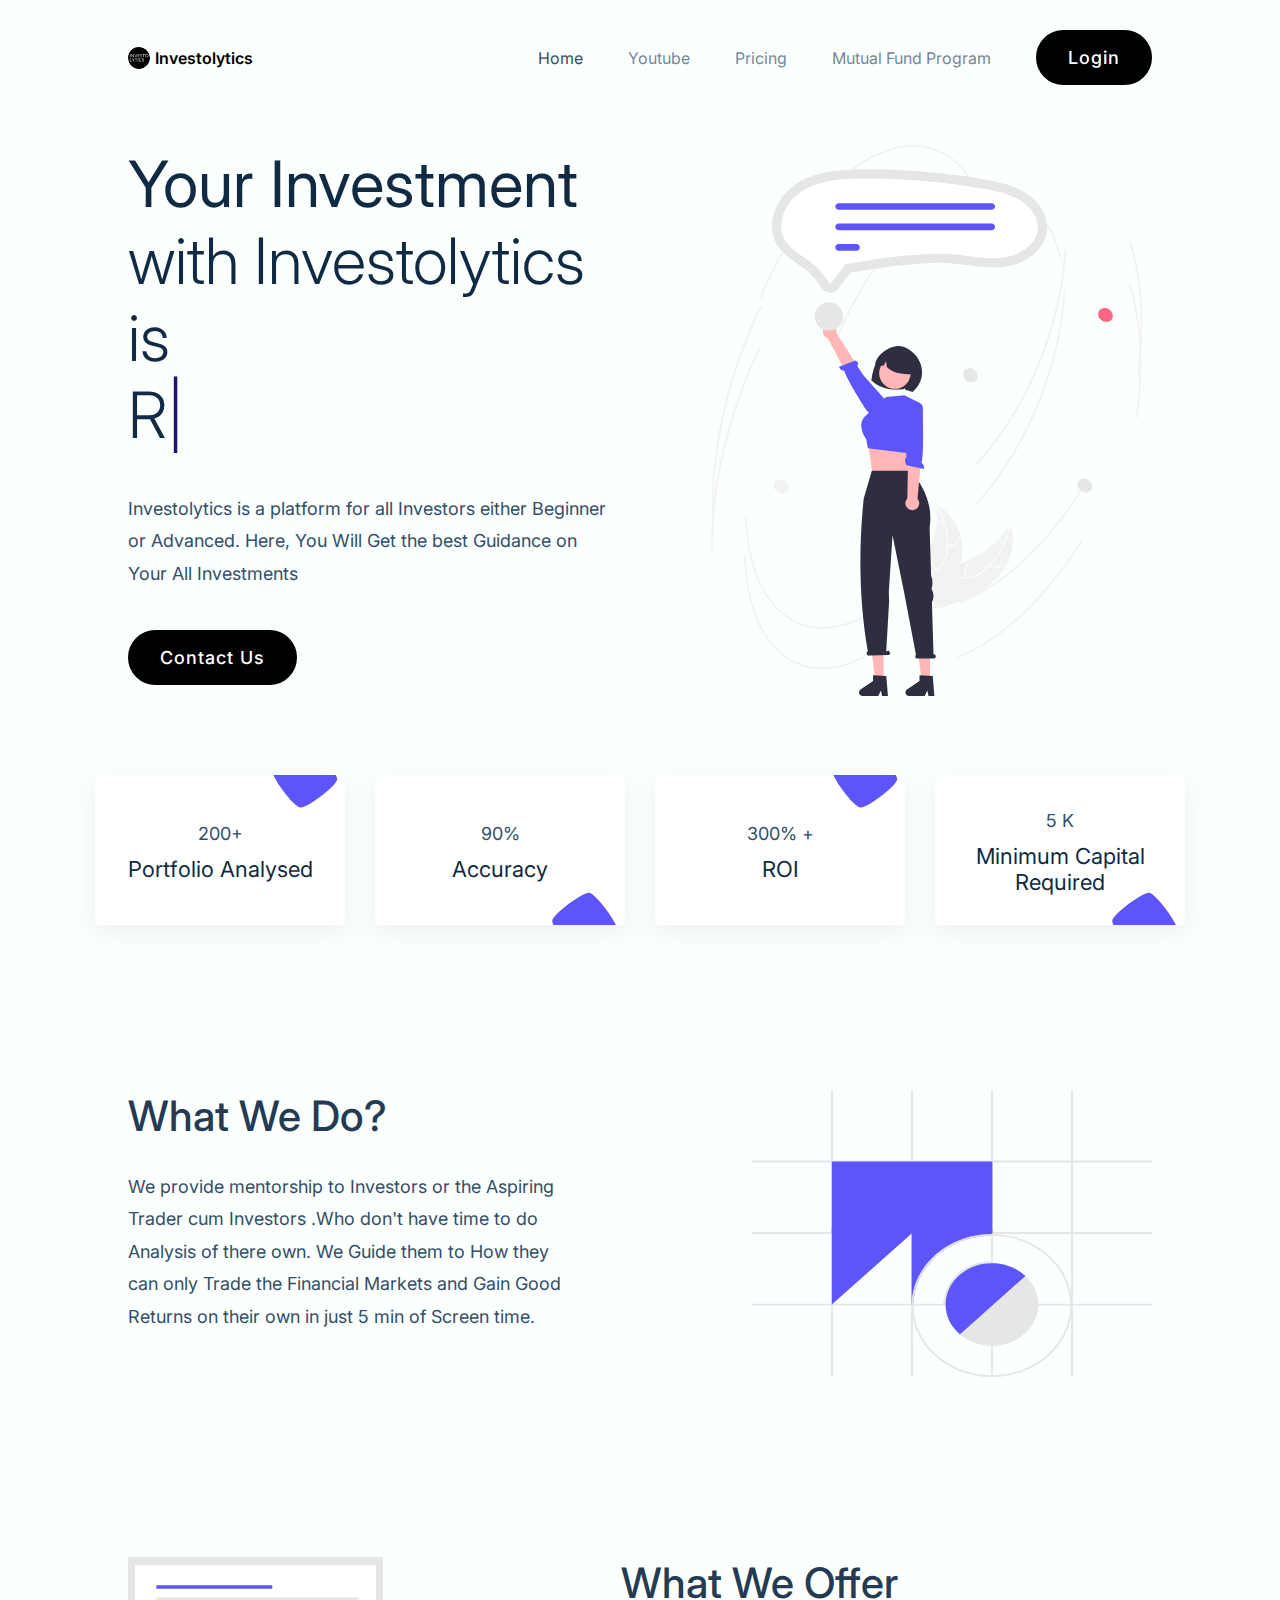
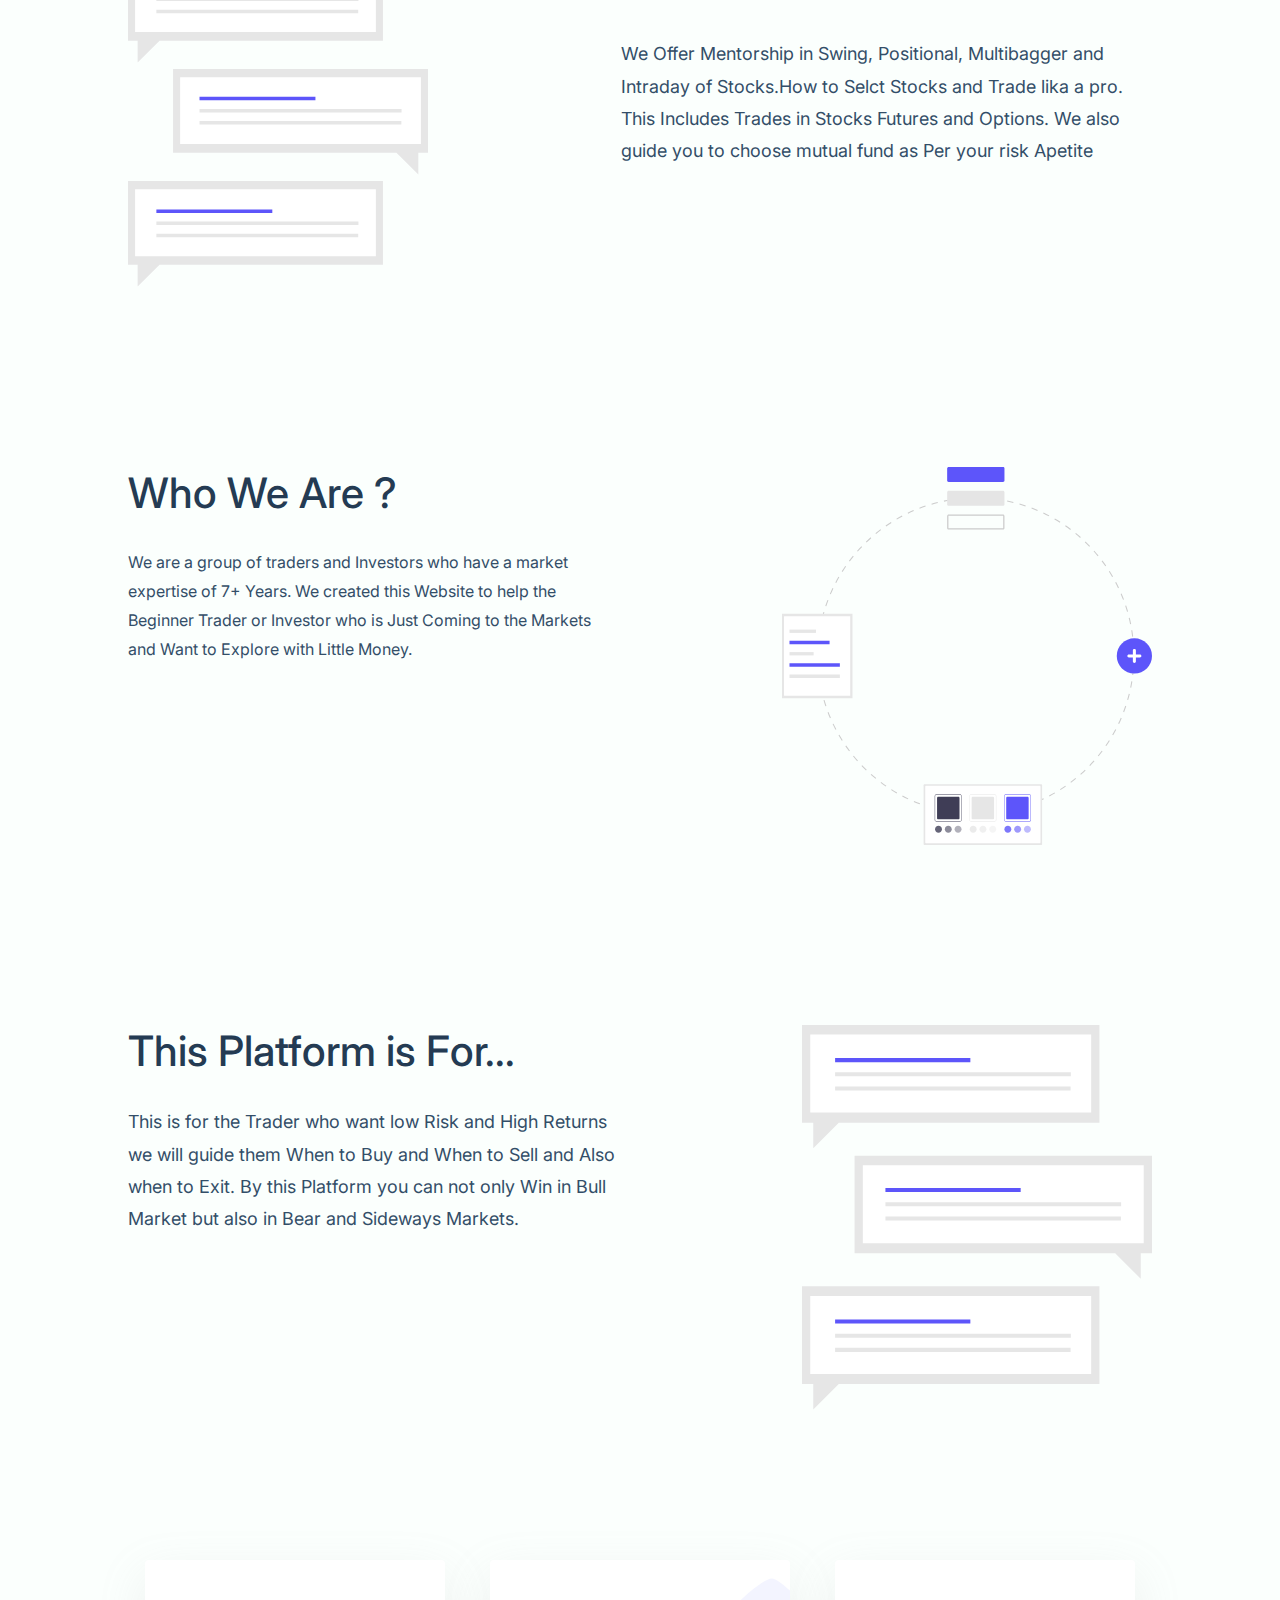
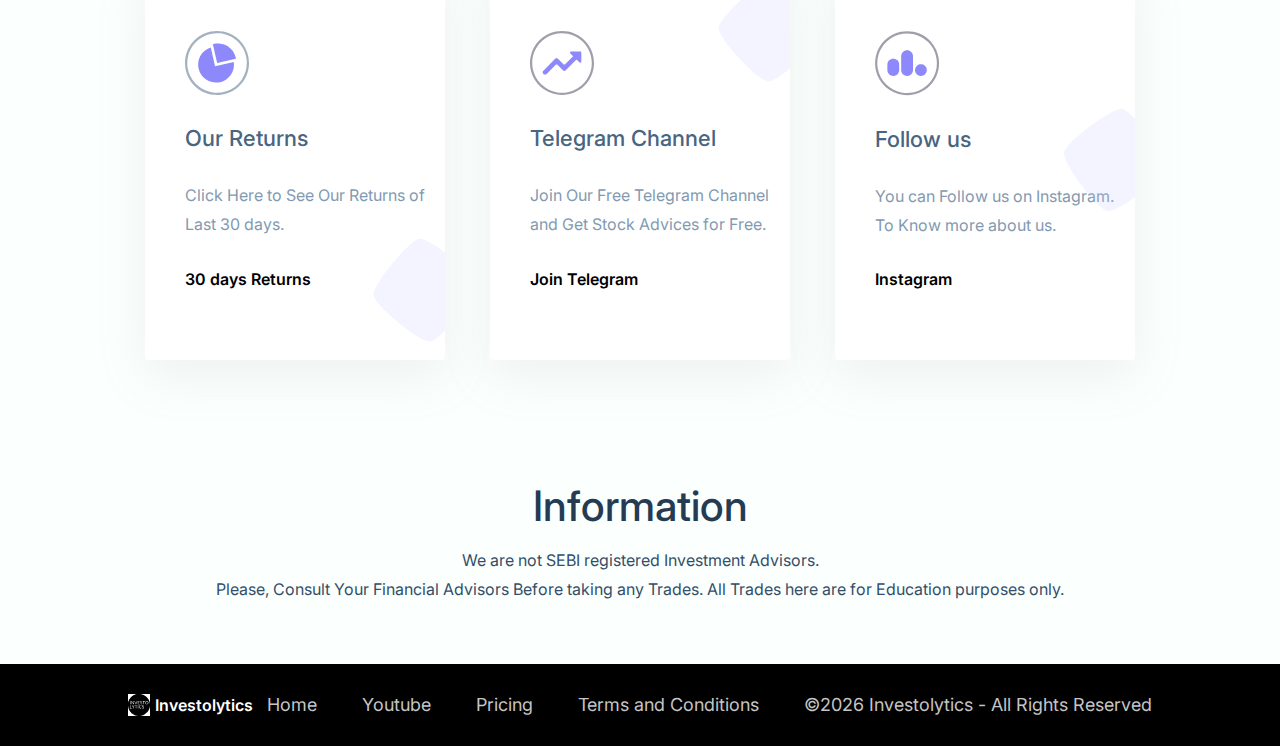
<file: index.html>
<!DOCTYPE html>
<html lang="en">

<head>
    <!-- Required meta tags -->
    <meta charset="utf-8">
    <meta name="viewport" content="width=device-width, initial-scale=1">

    <!-- SEO Meta Tags -->
    <meta name="Investolytics" content="Best In Class Investment Analysis and Training Platform for Investors of all Groups.">
    <meta name="description" content="An Investment analysis Platform which guide you how and where you can invest your hard earned 
    money in this chaotic field of Secondary Markets. We give you suggestions based on your Risk Apetite and Analyse your overall 
    investment capabilities">
    <meta name="author" content="RAJ KUMAR">

    <!-- OG (Open Graph) meta tags to control how URLs are displayed when shared on social media. -->
    <meta property="og:site_name" content="" /> <!-- website name -->
    <meta property="og:site" content="" /> <!-- website link -->
    <meta property="og:type" content="website" /> <!-- Type of object you’re sharing. (e.g., article, website, etc.) -->
    <meta property="og:title" content="" /> <!-- title shown in the actual shared post -->
    <meta property="og:description" content="" /> <!-- A brief description of the content. -->
    <meta property="og:image" content="" /> <!-- image link, make sure it's jpg -->
    <meta property="og:url" content="" /> <!-- where do you want your post to link to -->
    <meta name="twitter:card" content="summary_large_image">
    <!-- social meta tag that are exclusively used for Twitter -->

    <!-- Webpage Title -->
    <title>Investolytics Mentorship Program</title>
    <link rel="icon" type="image/x-icon" href="./img/favicon.ico">

    <!-- styles -->
    <link rel="stylesheet" href="./css/main.css">
</head>

<body>
    <!-- ======= Navigation ======= -->
    <main class="navbar">
        <nav>
            <a href="https://www.investolytics.in" class="logo">
                <img src="./img/logo.svg" alt="" class="logo-img">
                <span class="logo-text">Investolytics</span>
            </a>
            <ul>
                <li><a href="./index.html" class="nav-links nav-links_active">Home</a></li>
                 <li><a target="_blank" href="https://www.youtube.com/channel/UClWqPdaDWJe8C9PSMlinJmw" class="nav-links">Youtube</a></li>
                <li><a href="./pricing.html" class="nav-links">Pricing</a></li>
                <li><a href="./mutual_fund_program.html" class="nav-links">Mutual Fund Program</a></li>
                <li><a href="https://wa.me/message/GBXHTDI2AVD6O1" class="btn btn-primary">Login</a></li>
            </ul>
            <!-- hamburger-menu-icon -->
            <div class="hamburger">
                <div class="hamburger-icon"></div>
                <div class="hamburger-icon"></div>
            </div>
        </nav>
    </main> <!-- .navbar end -->

    <!-- ======= Header ======= -->
    <header class="header">
        <main class="header-container">
            <div class="header_content">
                <h1 class="heading-primary">
                    <span class="heading_span_1">Your Investment</span><br>
                    <span class="heading_span_2">with Investolytics is</span><br>
                    <span class="heading_span_3 type-animation"></span>
                </h1>
                <p class="text-paragraph-18">Investolytics is a platform for all Investors either Beginner or Advanced. Here, You Will Get
                    the best Guidance on Your All Investments </p>
                <a href="https://wa.me/message/GBXHTDI2AVD6O1" class="btn btn-primary">Contact Us</a>
            </div> <!-- .header-container end -->
            <div class="header_img">
                <img src="./img/header.svg" alt="">
            </div> <!-- .header-img end -->
        </main>
    </header> <!-- .header end -->

    <!-- ======= Stats ======= -->
    <main class="stats">
        <section class="stats-container">
            <div class="stats_card stats_card_1">
                <p class="text-paragraph-18">
                    200+
                </p>
                <h3 class="heading-tertiary">Portfolio Analysed</h3>
            </div> <!-- .stats_card_1 end -->
            <div class="stats_card stats_card_2">
                <p class="text-paragraph-18">
                    90%
                </p>
                <h3 class="heading-tertiary">Accuracy</h3>
            </div> <!-- .stats_card_2 end -->
            <div class="stats_card stats_card_3">
                <p class="text-paragraph-18">
                    300% +
                </p>
                <h3 class="heading-tertiary">ROI</h3>
            </div> <!-- .stats_card_3 end -->
            <div class="stats_card stats_card_4">
                <p class="text-paragraph-18">
                    5 K 
                </p>
                <h3 class="heading-tertiary">Minimum Capital Required</h3>
            </div> <!-- .stats_card_4 end -->
        </section> <!-- .stats-container end -->
    </main> <!-- .stats end -->

    <!-- ======= Showcase-1 ======= -->
    <main class="showcase showcase_1">
        <div class="showcase-container">
            <div class="showcase_content">
                <h2 class="heading-secondary">What We Do?</h2>
                <p class="text-paragraph-18">We provide mentorship to Investors or the Aspiring Trader cum Investors .Who don't have time to do Analysis
                    of there own. We Guide them to How they can only Trade the Financial Markets and Gain Good Returns on their own in just
                    5 min of Screen time.
                </p>
            </div> <!-- .showcase_content end -->
            <img src="./img/showcase-1.svg" alt="" class="showcase_img">
        </div> <!-- .showcase-container end -->
    </main> <!-- .showcase_1 end -->

    <!-- ======= Showcase-2 ======= -->
    <main class="showcase showcase_2">
        <div class="showcase-container">
            <div class="showcase_content">
                <h2 class="heading-secondary">What We Offer</h2>
                <p class="text-paragraph-18">We Offer Mentorship in Swing, Positional, Multibagger and Intraday of Stocks.How to Selct Stocks and Trade lika a pro.
                     This Includes Trades in Stocks Futures and Options. We also guide you to choose mutual fund as Per your risk Apetite</p>
            </div> <!-- .showcase_content end -->
            <img src="./img/showcase-2.svg" alt="" class="showcase_img">
        </div> <!-- .showcase-container end -->
    </main> <!-- .showcase_2 end -->

    <!-- ======= Showcase-3 ======= -->
    <main class="showcase showcase_3">
        <div class="showcase-container">
            <div class="showcase_content">
                <h2 class="heading-secondary">Who We Are ?</h2>
                <p class="text-paragraph-16">We are a group of traders and Investors who have a market expertise of 7+ Years.
                    We created this Website to help the Beginner Trader or Investor who is Just Coming to the Markets and Want to Explore with Little Money.
                </p>
            </div> <!-- .showcase_content end -->

            <img src="./img/showcase-3.svg" alt="" class="showcase_img">
        </div> <!-- .showcase-container end -->
    </main> <!-- .showcase_3 end -->

    <!-- ======= Showcase-4 ======= -->
    <main class="showcase showcase_4">
        <div class="showcase-container">
            <div class="showcase_content">
                <h2 class="heading-secondary">This Platform is For...</h2>
                <p class="text-paragraph-18">This is for the Trader who want low Risk and High Returns we will guide them When to Buy
                    and When to Sell and Also when to Exit. By this Platform you can not only Win in Bull Market but also in Bear and Sideways Markets.
                </p>
            </div> <!-- .showcase_content end -->
            <img src="./img/showcase-2.svg" alt="" class="showcase_img">
        </div> <!-- .showcase-container end -->
    </main> <!-- .showcase_4 end -->


    <!-- ======= Cards ======= -->
    <main class="cards">
        <div class="cards-container">
            <div class="card card_1">
                <img src="./img/card-icon-1.svg" class="card_img" alt="">
                <h3 class="heading-tertiary card_heading">Our Returns</h3>
                <p class="text-paragraph-16 card_text">Click Here to See Our Returns of Last 30 days.
                </p>
                <a href="" class="card_text_link">30 days Returns</a>
            </div> <!-- .card-1 end -->
            <div class="card card_2">
                <img src="./img/card-icon-2.svg" class="card_img" alt="">
                <h3 class="heading-tertiary card_heading">Telegram Channel</h3>
                <p class="text-paragraph-16 card_text">Join Our Free Telegram Channel and Get Stock Advices for Free.
                </p>
                <a href="https://t.me/investolyticsofficial/" class="card_text_link">Join Telegram</a>
            </div> <!-- .card-2 end -->
            <div class="card card_3">
                <img src="./img/card-icon-3.svg" class="card_img" alt="">
                <h3 class="heading-tertiary card_heading">Follow us</h3>
                <p class="text-paragraph-16 card_text">You can Follow us on Instagram. To Know more about us.
                </p>
                <a href="https://www.instagram.com/investolytics_" class="card_text_link">Instagram</a>
            </div> <!-- .card-3 end -->
        </div> <!-- .cards-container end -->
    </main> <!-- .cards end -->


    <!-- ======= CTA ======= -->
     <main class="cta">
        <h2 class="heading-secondary">Information</h2>
        <p class="text-paragraph-16">We are not SEBI registered Investment Advisors.<br class="cta_mb_br">
            Please, Consult Your Financial Advisors Before taking any Trades. All Trades here are for Education purposes only.</p>
        <!--<div class="cta_brand">
            <img src="./img/brands/image-1.png" class="cta_brand_img" alt="">
            <img src="./img/brands/image-2.png" class="cta_brand_img" alt="">
            <img src="./img/brands/image-3.png" class="cta_brand_img" alt="">
            <img src="./img/brands/image-4.png" class="cta_brand_img" alt="">
            <img src="./img/brands/image-5.png" class="cta_brand_img" alt="">
            <img src="./img/brands/image-6.png" class="cta_brand_img" alt="">
        </div> <!-- .cta_brand end -->
    </main> <!-- .cta end -->

    <!-- ======= Footer ======= -->
    <footer class="footer">
        <div class="footer-container">
            <a href="https://www.telegram.com/investolyticsofficial" class="logo">
                <img src="./img/logo.svg" alt="" class="logo-img">
                <span class="logo-text">Investolytics</span>
            </a>
            <ul>
                <li><a href="./index.html" class="footer-links">Home</a></li>
                <li><a href="https://www.youtube.com/channel/UClWqPdaDWJe8C9PSMlinJmw" class="footer-links">Youtube</a></li>
                <li><a href="./pricing.html" class="footer-links">Pricing</a></li>
                <li><a href="./terms.html" class="footer-links">Terms and Conditions</a></li>
                <li class="footer-links">&copy;<span id="year"></span> Investolytics - All Rights Reserved</li>
                </li>
            </ul>
        </div>
    </footer> <!-- .footer end -->


    <!-- ======= Back to top ======= -->
    <a href="#" class="back-to-top"><img src="/img/arrow-up.svg" alt=""></a>

    <!-- scripts -->
    <script src="./js/type-animation.js"></script> <!-- scripts for typing animation -->
    <script>
        window.ityped.init(document.querySelector('.type-animation'), {
            strings: ['Rewarding', 'Easy',],
            loop: true,
            typeSpeed: 200,
        })
    </script>
    <script src="./js/app.js"></script> <!-- custom script -->
</body>

</html>
</file>
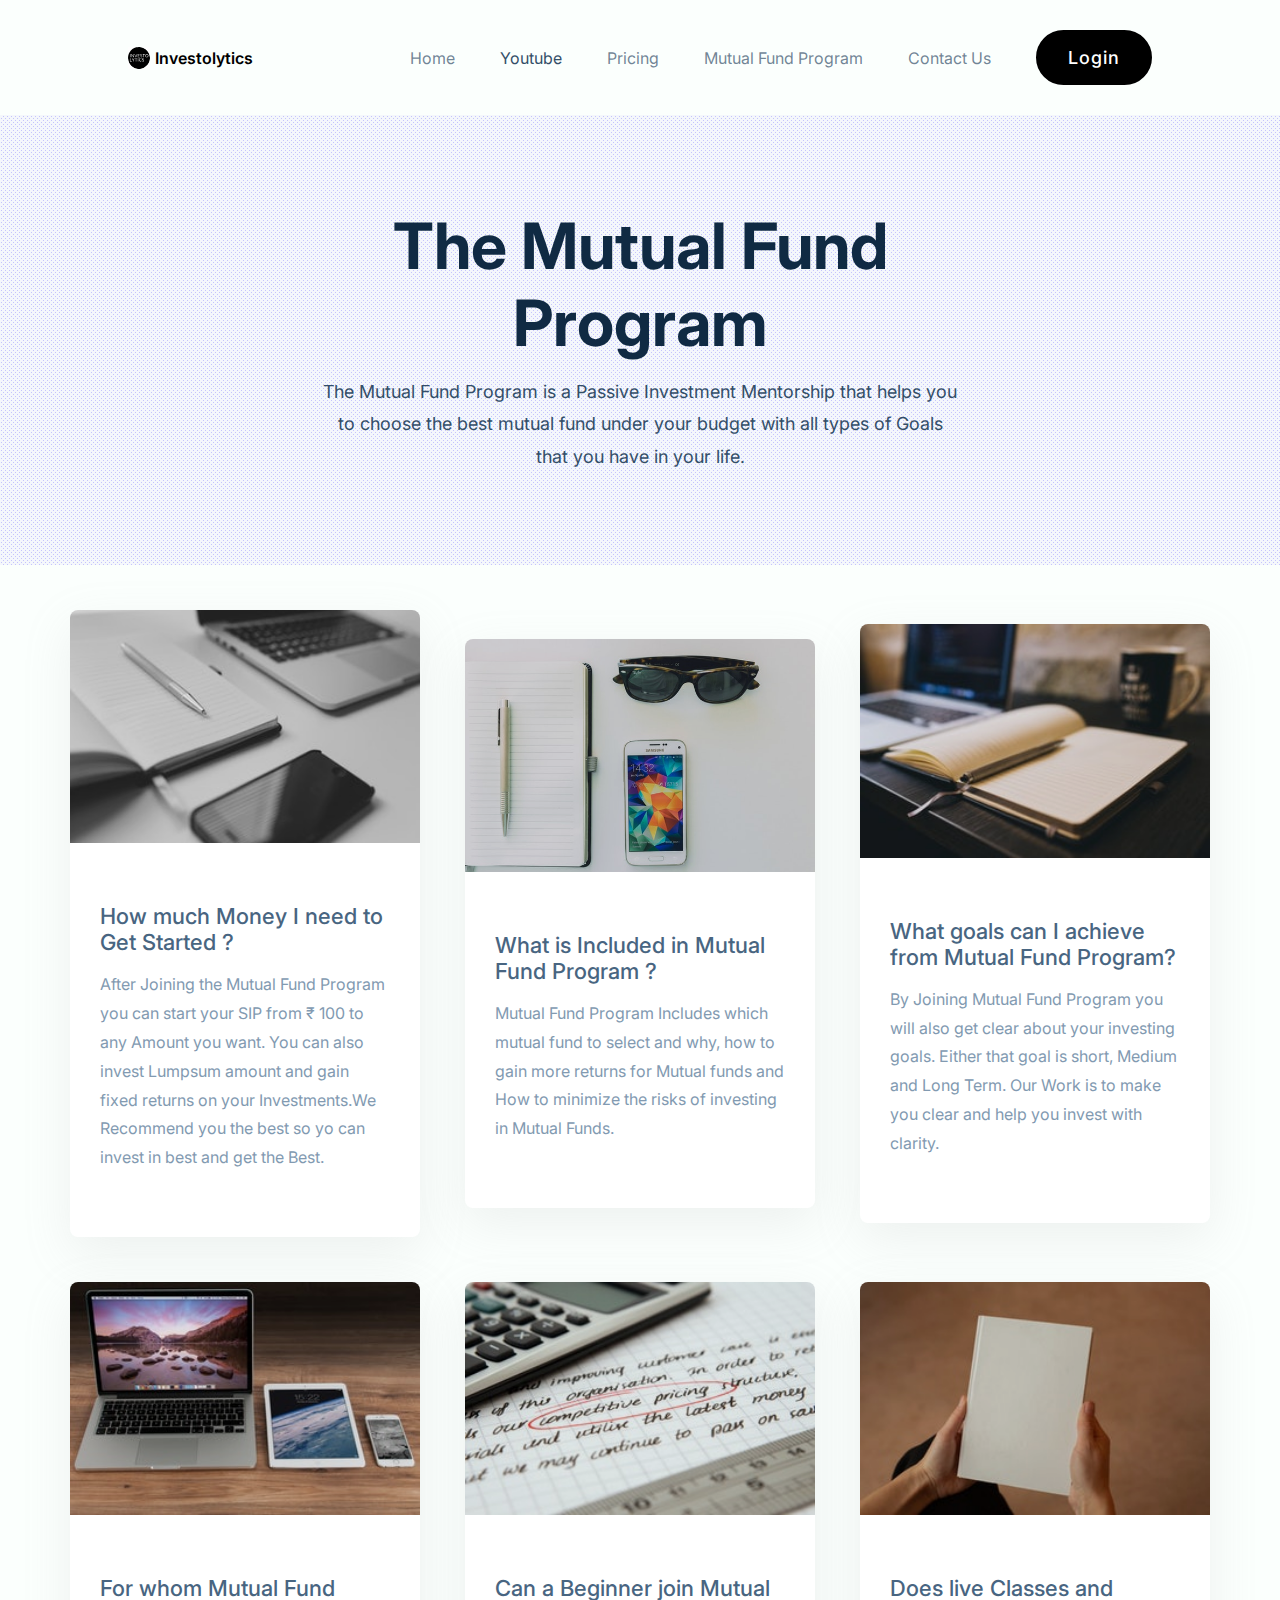
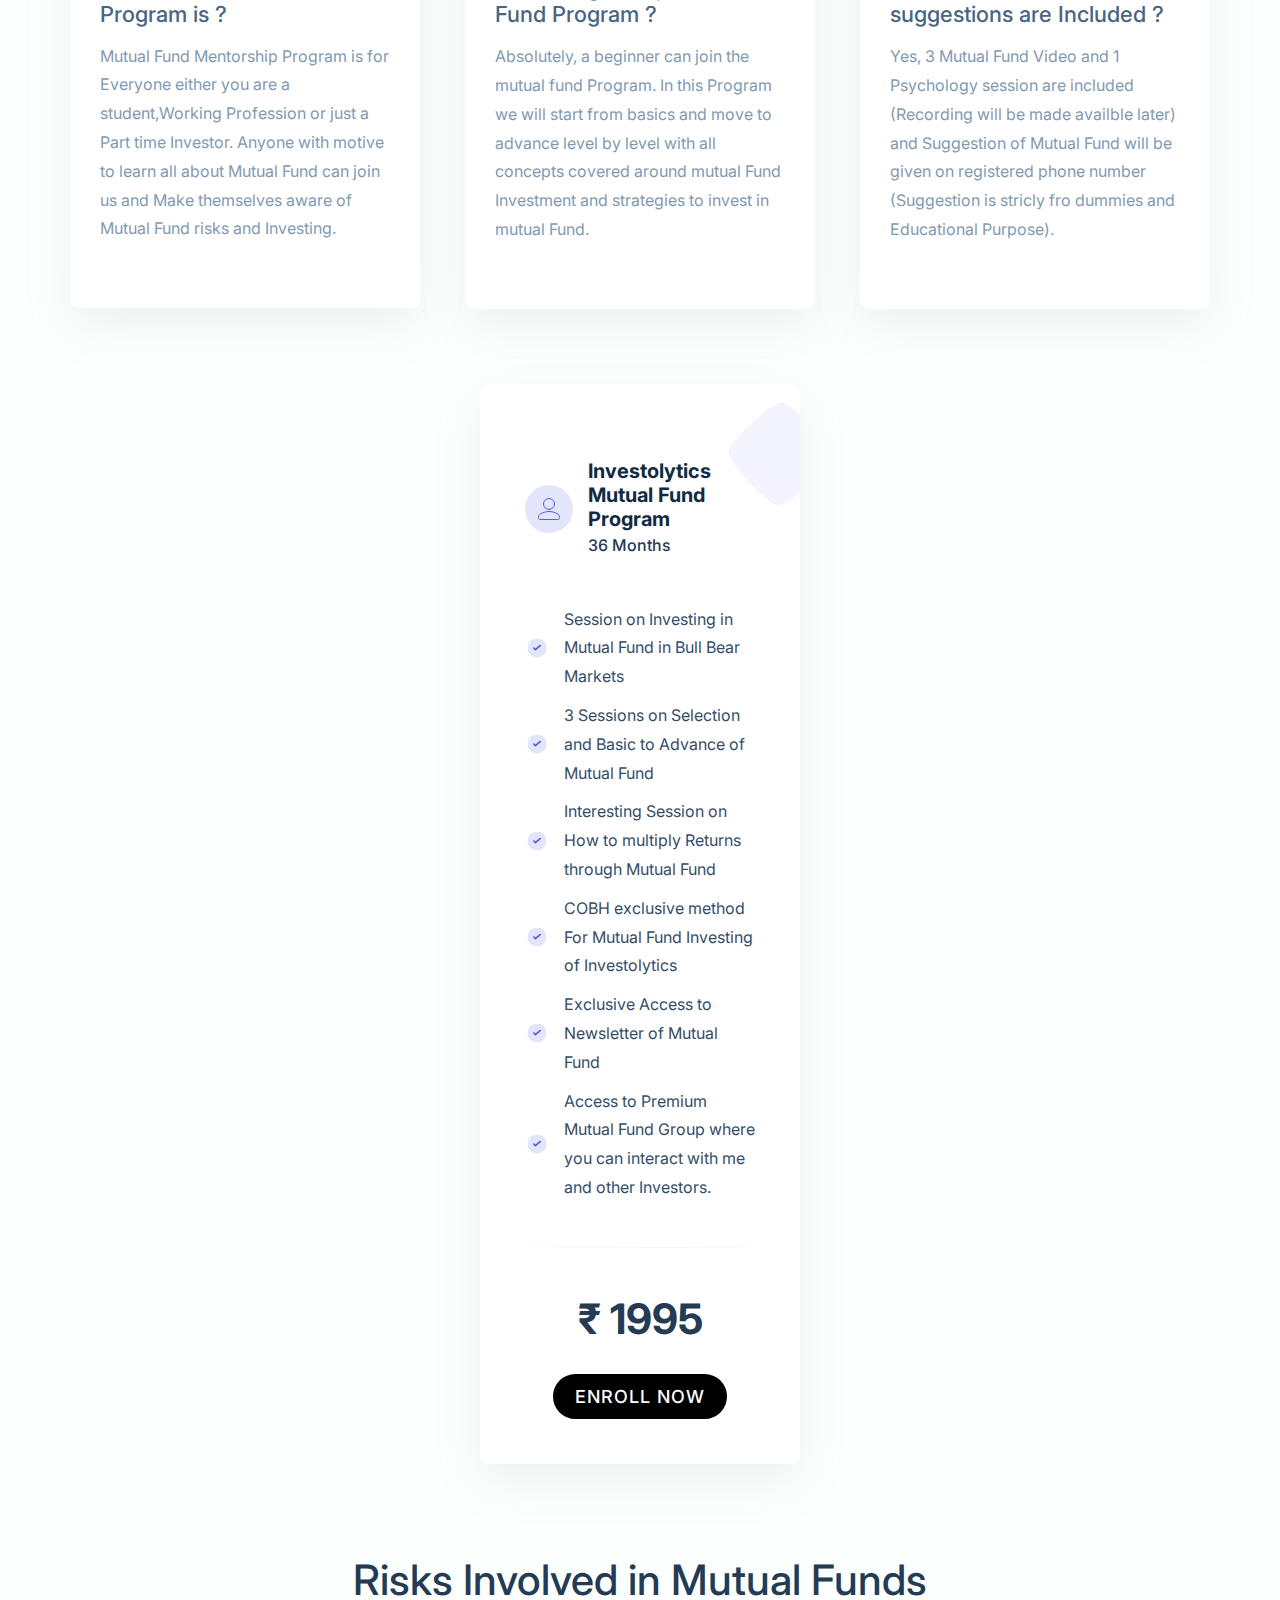
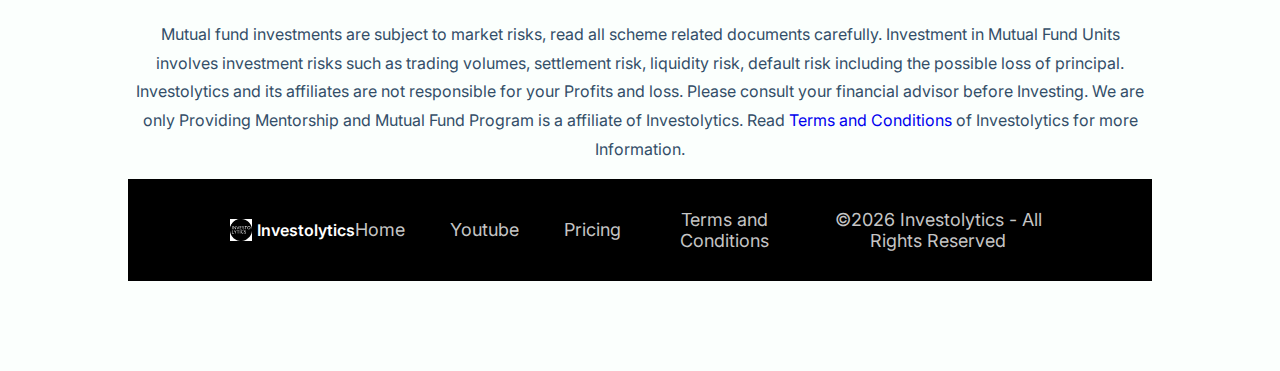
<file: mutual_fund_program.html>
<!DOCTYPE html>
<html lang="en">

<head>
    <!-- Required meta tags -->
    <meta charset="utf-8">
    <meta name="viewport" content="width=device-width, initial-scale=1">

    <!-- SEO Meta Tags -->
    <meta name="title" content="Your title">
    <meta name="description" content="Your description">
    <meta name="author" content="Your name">

    <!-- OG (Open Graph) meta tags to control how URLs are displayed when shared on social media. -->
    <meta property="og:site_name" content="" /> <!-- website name -->
    <meta property="og:site" content="" /> <!-- website link -->
    <meta property="og:type" content="website" /> <!-- Type of object you’re sharing. (e.g., article, website, etc.) -->
    <meta property="og:title" content="" /> <!-- title shown in the actual shared post -->
    <meta property="og:description" content="" /> <!-- A brief description of the content. -->
    <meta property="og:image" content="" /> <!-- image link, make sure it's jpg -->
    <meta property="og:url" content="" /> <!-- where do you want your post to link to -->
    <meta name="twitter:card" content="summary_large_image">
    <!-- social meta tag that are exclusively used for Twitter -->

    <!-- Webpage Title -->
    <title>Mutual Fund Program | Investolytics </title>
    <link rel="icon" type="image/x-icon" href="./img/favicon.ico">

    <!-- styles -->
    <link rel="stylesheet" href="./css/main.css">
</head>

<body>
    <!-- ======= Navigation ======= -->
    <main class="navbar">
        <nav>
            <a href="./index.html" class="logo">
                <img src="./img/logo.svg" alt="" class="logo-img">
                <span class="logo-text">Investolytics</span>
            </a>
            <ul>
                <li><a href="./index.html" class="nav-links">Home</a></li>
                <li><a href="https://www.youtube.com/channel/UClWqPdaDWJe8C9PSMlinJmw" class="nav-links nav-links_active">Youtube</a></li>
                <li><a href="./pricing.html" class="nav-links">Pricing</a></li>
                <li><a href="./mutual_fund_program.html" class="nav-links">Mutual Fund Program</a></li>
                <li><a href="https://wa.me/message/GBXHTDI2AVD6O1" class="nav-links">Contact Us</a></li>
                <li><a href="https://wa.me/message/GBXHTDI2AVD6O1" class="btn btn-primary">Login</a></li>
            </ul>
            <!-- hamburger-menu-icon -->
            <div class="hamburger">
                <div class="hamburger-icon"></div>
                <div class="hamburger-icon"></div>
            </div>
        </nav> <!-- nav end -->
    </main> <!-- .navbar end -->

    <!-- ======= Blog ======= -->
    <main class="blog">
        <section class="blog-header">
            <div class="blog-heading">
                <h1 class="heading-primary">The Mutual Fund Program</h1>
                <p class="text-paragraph-18">The Mutual Fund Program is a Passive Investment Mentorship that helps you 
                    to choose the best mutual fund under your budget with all types of Goals that you have in your life.
                </p>
            </div> <!-- .blog-heading end -->
        </section> <!-- .blog-header end -->
        <section class="blog_cards">
            <div class="blog_card">
                <img src="./img/blog-1.jpg" class="blog_card_img" alt="">
                <div class="blog_card_content">
                    <h3 class="heading-tertiary blog_card_heading">How much Money I need to Get Started ?</h3>
                    <p class="text-paragraph-16 blog_card_text">After Joining the Mutual Fund Program you can start your SIP from &#8377 100
                        to any Amount you want. You can also invest Lumpsum amount and gain fixed returns on your Investments.We Recommend you the best 
                        so yo can invest in best and get the Best.
                    </p>
                    <a href="" class="blog_card_text_link"></a>
                </div> <!-- .blog_card_content end -->
            </div> <!-- .blog_card end -->
            <div class="blog_card">
                <img src="./img/blog-2.jpg" class="blog_card_img" alt="">
                <div class="blog_card_content">
                    <h3 class="heading-tertiary blog_card_heading">What is Included in Mutual Fund Program ?</h3>
                    <p class="text-paragraph-16 blog_card_text">Mutual Fund Program Includes which mutual fund to select and why, how to gain 
                        more returns for Mutual funds and How to minimize the risks of investing in Mutual Funds.
                    </p>
                    <a href="" class="blog_card_text_link"></a>
                </div> <!-- .blog_card_content end -->
            </div> <!-- .blog_card end -->
            <div class="blog_card">
                <img src="./img/blog-3.jpg" class="blog_card_img" alt="">
                <div class="blog_card_content">
                    <h3 class="heading-tertiary blog_card_heading">What goals can I achieve from Mutual Fund Program? </h3>
                    <p class="text-paragraph-16 blog_card_text">By Joining Mutual Fund Program you will also get clear about your investing goals.
                        Either that goal is short, Medium and Long Term. Our Work is to make you clear and help you invest with clarity.
                    </p>
                    <a href="" class="blog_card_text_link"></a>
                </div> <!-- .blog_card_content end -->
            </div> <!-- .blog_card end -->
            <div class="blog_card">
                <img src="./img/blog-4.jpg" class="blog_card_img" alt="">
                <div class="blog_card_content">
                    <h3 class="heading-tertiary blog_card_heading">For whom Mutual Fund Program is ?</h3>
                    <p class="text-paragraph-16 blog_card_text">Mutual Fund Mentorship Program is for Everyone either you are a student,Working Profession 
                        or just a Part time Investor. Anyone with motive to learn all about Mutual Fund can join us and Make themselves aware of Mutual Fund risks
                        and Investing.
                    </p>
                    <a href="" class="blog_card_text_link"></a>
                </div> <!-- .blog_card_content end -->
            </div> <!-- .blog_card end -->
            <div class="blog_card">
                <img src="./img/blog-5.jpg" class="blog_card_img" alt="">
                <div class="blog_card_content">
                    <h3 class="heading-tertiary blog_card_heading">Can a Beginner join Mutual Fund Program ?</h3>
                    <p class="text-paragraph-16 blog_card_text">Absolutely, a beginner can join the mutual fund Program. In this Program we will start from 
                        basics and move to advance level by level with all concepts covered around mutual Fund Investment and strategies to invest in mutual Fund.
                    </p>
                    <a href="" class="blog_card_text_link"></a>
                </div> <!-- .blog_card_content end -->
            </div> <!-- .blog_card end -->
            <div class="blog_card">
                <img src="./img/blog-6.jpg" class="blog_card_img" alt="">
                <div class="blog_card_content">
                    <h3 class="heading-tertiary blog_card_heading">Does live Classes and suggestions are Included ?</h3>
                    <p class="text-paragraph-16 blog_card_text">Yes, 3 Mutual Fund Video and 1 Psychology session are included (Recording will be made availble later) and
                        Suggestion of Mutual Fund will be given on registered phone number (Suggestion is stricly fro dummies and Educational Purpose). 
                         </p>
                    <a href="" class="blog_card_text_link"></a>
                </div> <!-- .blog_card_content end -->
            </div> <!-- .blog_card end -->
        </section> <!-- .blog_cards end -->
    </main> <!-- .blog end -->
    <!----------- blog-section-end ------------>
</div> <!-- pricing_heading end -->
<section class="pricing-container">
    <div class="pricing_card pricing_card_1 ">
        <div class="pricing_card_info">
            <img src="./img/user.svg" alt="Beginner Investor">
            <div class="pricing_card_info_detail">
                <h3 class="heading-tertiary">Investolytics Mutual Fund Program</h3>
                <p class="text-paragraph-16">36 Months</p>
            </div>
        </div> <!-- ."pricing_card_info end -->
        <ul>
            <li><img src="./img/tick.svg" alt=""><span class="text-paragraph-16">Session on Investing in Mutual Fund in Bull Bear Markets</span></li>
            <li><img src="./img/tick.svg" alt=""><span class="text-paragraph-16">3 Sessions on Selection and Basic to Advance of Mutual Fund</span></li>
            <li><img src="./img/tick.svg" alt=""><span class="text-paragraph-16">Interesting Session on How to multiply Returns through Mutual Fund</span>
            </li>
            <li><img src="./img/tick.svg" alt=""><span class="text-paragraph-16">COBH<!--Calculate Observe Buy And Hold--> exclusive method For Mutual Fund Investing of Investolytics</span>
            </li>
            <li><img src="./img/tick.svg" alt=""><span class="text-paragraph-16">Exclusive Access to Newsletter of Mutual Fund </span>
            </li>
            <li><img src="./img/tick.svg" alt=""><span class="text-paragraph-16">Access to Premium Mutual Fund Group where you can interact with me and other Investors.</span>
            </li>
        </ul>
        <div class="underline"></div>
        <h3 class="heading-secondary price-text">&#8377 1995</h3>
        <a href="https://wa.me/message/GBXHTDI2AVD6O1" class="btn btn-primary btn-pricing">ENROLL NOW</a>
    </div> <!-- .pricing_card_1 end -->
    <main class="cta">
        <h2 class="heading-secondary">Risks Involved in Mutual Funds</h2>
        <p class="text-paragraph-16">Mutual fund investments are subject to market risks, read all scheme related documents carefully.
            Investment in Mutual Fund Units involves investment risks such as trading volumes, settlement risk, liquidity risk, default risk including the possible loss of principal.<br class="cta_mb_br">
            Investolytics and its affiliates are not responsible for your Profits and loss. Please consult your financial 
            advisor before Investing. We are only Providing Mentorship and Mutual Fund Program is a affiliate of Investolytics. Read <a href="./terms.html">Terms and Conditions</a> of Investolytics 
            for more Information.
        </p>
    <!-- ======= Footer ======= -->
    <footer class="footer">
        <div class="footer-container">
            <a href="https://www.telegram.com/investolyticsofficial" class="logo">
                <img src="./img/logo.svg" alt="" class="logo-img">
                <span class="logo-text">Investolytics</span>
            </a>
            <ul>
                <li><a href="./index.html" class="footer-links">Home</a></li>
                <li><a href="https://www.youtube.com/channel/UClWqPdaDWJe8C9PSMlinJmw" class="footer-links">Youtube</a></li>
                <li><a href="./pricing.html" class="footer-links">Pricing</a></li>
                <li><a href="./terms.html" class="footer-links">Terms and Conditions</a></li>
                <li class="footer-links">&copy;<span id="year"></span> Investolytics - All Rights Reserved</li>
                </li>
            </ul>
        </div>
    </footer> <!-- .footer end -->

    <!-- ======= Back to top ======= -->
    <a href="#" class="back-to-top"><img src="/img/arrow-up.svg" alt=""></a>

    <script src="./js/app.js"></script>
</body>

</html>
</file>
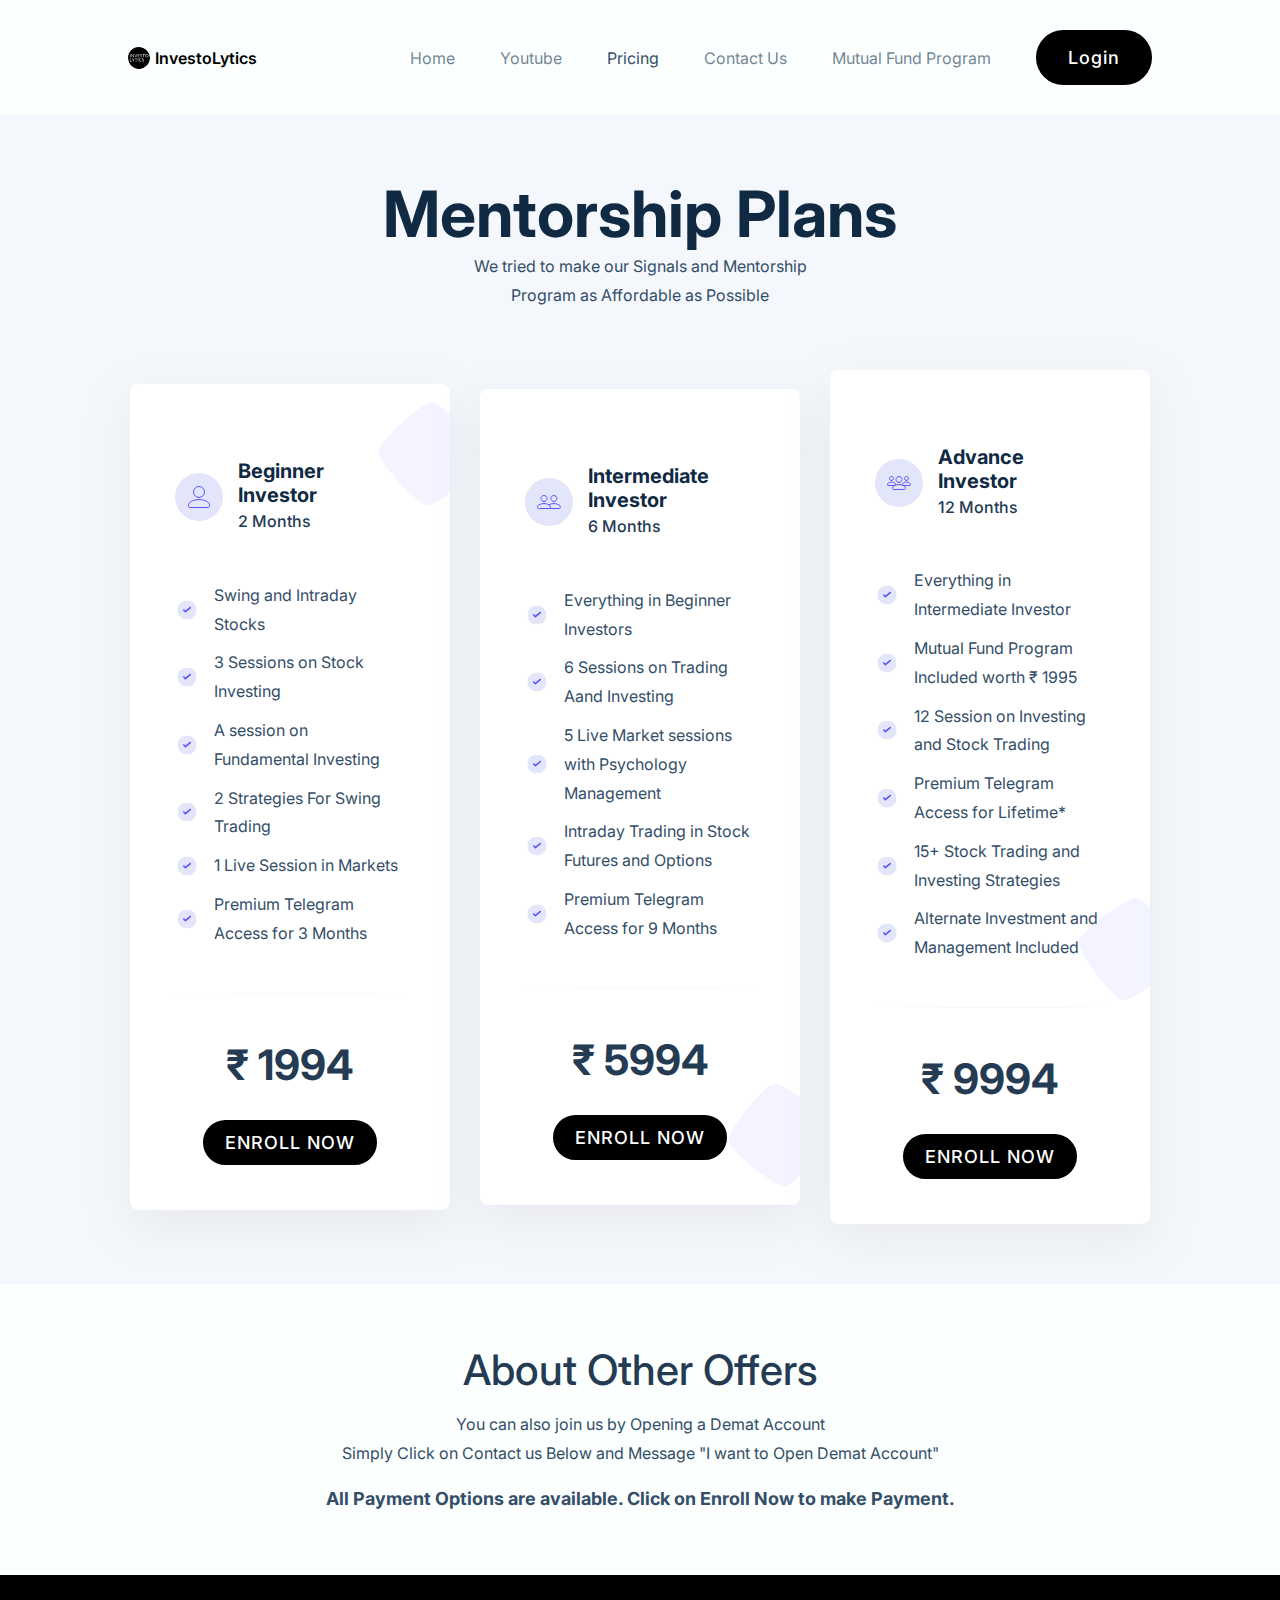
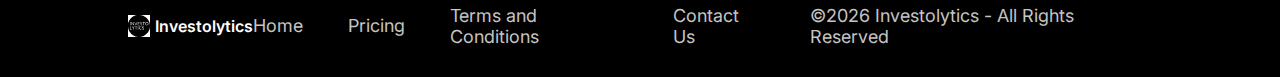
<file: pricing.html>
<!DOCTYPE html>
<html lang="en">

<head>
    <!-- Required meta tags -->
    <meta charset="utf-8">
    <meta name="viewport" content="width=device-width, initial-scale=1">

    <!-- SEO Meta Tags -->
    <meta name="title" content="Your title">
    <meta name="description" content="Your description">
    <meta name="author" content="Your name">

    <!-- OG (Open Graph) meta tags to control how URLs are displayed when shared on social media. -->
    <meta property="og:site_name" content="Investolytics" /> <!-- website name -->
    <meta property="og:site" content="https://www.investolytics.in" /> <!-- website link -->
    <meta property="og:type" content="website" /> <!-- Type of object you’re sharing. (e.g., article, website, etc.) -->
    <meta property="og:title" content="Pticing of Investolytics" /> <!-- title shown in the actual shared post -->
    <meta property="og:description" content="Mentorship Pricing for Investolytics. A Prostock Trading Platform that will help you to grow n trading." /> <!-- A brief description of the content. -->
    <meta property="og:image" content="./img/logo.svg" /> <!-- image link, make sure it's jpg -->
    <meta property="og:url" content="" /> <!-- where do you want your post to link to -->
    <meta name="twitter:card" content="summary_large_image">
    <!-- social meta tag that are exclusively used for Twitter -->

    <!-- Webpage Title -->
    <title>Investolytics - Pricing</title>
    <link rel="icon" type="image/x-icon" href="./img/favicon.ico">

    <!-- styles -->
    <link rel="stylesheet" href="./css/main.css">
</head>

<body>
    <!-- ======= Navigation ======= -->
    <main class="navbar">
        <nav>
            <a href="https://www.investolytics.in" class="logo">
                <img src="./img/logo.svg" alt="" class="logo-img">
                <span class="logo-text">InvestoLytics</span>
            </a>
            <ul>
                <li><a href="./index.html" class="nav-links">Home</a></li>
                <li><a href="https://www.youtube.com/channel/UClWqPdaDWJe8C9PSMlinJmw" class="nav-links">Youtube</a></li>
                <li><a href="./pricing.html" class="nav-links nav-links_active">Pricing</a></li>
                <li><a href="https://wa.me/message/GBXHTDI2AVD6O1" class="nav-links">Contact Us</a></li>
                <li><a href="./mutual_fund_program.html" class="nav-links">Mutual Fund Program</a></li>
                <Li><a href="https://wa.me/message/GBXHTDI2AVD6O1" class="btn btn-primary">Login</a></Li>
            </ul>
            </ul>
           <!-- hamburger-menu-icon -->
           <div class="hamburger">
            <div class="hamburger-icon"></div>
            <div class="hamburger-icon"></div>
        </div>
    </nav> <!-- nav end -->
</main> <!-- .navbar end -->

    </main> <!-- .navbar end
     -->

    <!-- ======= Pricing ======= -->
    <main class="pricing">
        <div class="pricing_heading">
            <h1 class="heading-primary">Mentorship Plans</h1>
            <p class="text-paragraph-16">We tried to make our Signals and Mentorship<br>
                 Program as Affordable as Possible</p>
        </div> <!-- pricing_heading end -->
        <section class="pricing-container">
            <div class="pricing_card pricing_card_1 ">
                <div class="pricing_card_info">
                    <img src="./img/user.svg" alt="Beginner Investor">
                    <div class="pricing_card_info_detail">
                        <h3 class="heading-tertiary">Beginner Investor</h3>
                        <p class="text-paragraph-16">2 Months</p>
                    </div>
                </div> <!-- ."pricing_card_info end -->
                <ul>
                    <li><img src="./img/tick.svg" alt=""><span class="text-paragraph-16">Swing and Intraday Stocks</span></li>
                    <li><img src="./img/tick.svg" alt=""><span class="text-paragraph-16">3 Sessions on Stock Investing</span></li>
                    <li><img src="./img/tick.svg" alt=""><span class="text-paragraph-16">A session on Fundamental Investing</span>
                    </li>
                    <li><img src="./img/tick.svg" alt=""><span class="text-paragraph-16">2 Strategies For Swing Trading</span>
                    </li>
                    <li><img src="./img/tick.svg" alt=""><span class="text-paragraph-16">1 Live Session in Markets</span>
                    </li>
                    <li><img src="./img/tick.svg" alt=""><span class="text-paragraph-16">Premium Telegram Access for 3 Months</span>
                    </li>
                </ul>
                <div class="underline"></div>
                <h3 class="heading-secondary price-text">&#8377 1994</h3>
                <a href="https://wa.me/message/GBXHTDI2AVD6O1" class="btn btn-primary btn-pricing">ENROLL NOW</a>

            </div> <!-- .pricing_card_1 end -->
            <div class="pricing_card pricing_card_2">
                <div class="pricing_card_info">
                    <img src="./img/users.svg" alt="">
                    <div class="pricing_card_info_detail">
                        <h3 class="heading-tertiary">Intermediate Investor</h3>
                        <p class="text-paragraph-16">6 Months</p>
                    </div>
                </div> <!-- ."pricing_card_info end -->
                <ul>
                    <li><img src="./img/tick.svg" alt=""><span class="text-paragraph-16">Everything in Beginner Investors</span></li>
                    <li><img src="./img/tick.svg" alt=""><span class="text-paragraph-16">6 Sessions on Trading Aand Investing</span></li>
                    <li><img src="./img/tick.svg" alt=""><span class="text-paragraph-16">5 Live Market sessions with Psychology Management</span>
                    </li>
                    <li><img src="./img/tick.svg" alt=""><span class="text-paragraph-16">Intraday Trading in Stock Futures and Options</span>
                    </li>
                    <li><img src="./img/tick.svg" alt=""><span class="text-paragraph-16">Premium Telegram Access for 9 Months</span>
                    </li>
                </ul>
                <div class="underline"></div>
                <h3 class="heading-secondary price-text">&#8377 5994</h3>
                <a href="https://wa.me/message/GBXHTDI2AVD6O1" class="btn btn-primary btn-pricing">ENROLL NOW</a>
            </div> <!-- .pricing_card_2 end -->
            <div class="pricing_card pricing_card_3">
                <div class="pricing_card_info">
                    <img src="./img/group.svg" alt="">
                    <div class="pricing_card_info_detail">
                        <h3 class="heading-tertiary">Advance Investor</h3>
                        <p class="text-paragraph-16">12 Months</p>
                    </div>
                </div> <!-- ."pricing_card_info end -->
                <ul>
                    <li><img src="./img/tick.svg" alt=""><span class="text-paragraph-16">Everything in Intermediate Investor</span>
                    </li>
                    <li><img src="./img/tick.svg" alt=""><span class="text-paragraph-16">Mutual Fund Program Included worth &#8377 1995 </span>
                    </li>
                    <li><img src="./img/tick.svg" alt=""><span class="text-paragraph-16">12 Session on Investing and Stock Trading</span>
                    </li>
                    <li><img src="./img/tick.svg" alt=""><span class="text-paragraph-16">Premium Telegram Access for Lifetime*</span>
                    </li>
                    <li><img src="./img/tick.svg" alt=""><span class="text-paragraph-16">15+ Stock Trading and Investing Strategies</span>
                    </li>
                    <li><img src="./img/tick.svg" alt=""><span class="text-paragraph-16">Alternate Investment and Management Included</span>
                    </li>
                </ul>
                <div class="underline"></div>
                <h3 class="heading-secondary price-text">&#8377 9994</h3>
                <a href="https://wa.me/message/GBXHTDI2AVD6O1" class="btn btn-primary btn-pricing">ENROLL NOW</a>
            </div> <!-- .pricing_card_3 end -->
        </section> <!-- .pricing-container end -->
    </main> <!-- .pricing end -->
</main> 
<!-- ======= CTA ======= -->
<main class="cta">
    <h2 class="heading-secondary">About Other Offers</h2>
    <p class="text-paragraph-16">You can also join us by Opening a Demat Account<br class="cta_mb_br">
        Simply Click on Contact us Below and Message "I want to Open Demat Account"
    </p>
    <p class="text-paragraph-18"><b>All Payment Options are available. Click on Enroll Now to make Payment.</b></p>
    <!--<div class="cta_brand">
        <img src="./img/brands/image-1.png" class="cta_brand_img" alt="">
        <img src="./img/brands/image-2.png" class="cta_brand_img" alt="">
        <img src="./img/brands/image-3.png" class="cta_brand_img" alt="">
        <img src="./img/brands/image-4.png" class="cta_brand_img" alt="">
        <img src="./img/brands/image-5.png" class="cta_brand_img" alt="">
        <img src="./img/brands/image-6.png" class="cta_brand_img" alt="">
    </div> <!-- .cta_brand end -->
</main> <!-- .cta end -->
    <!-- ======= Footer ======= -->
    <footer class="footer">
        <div class="footer-container">
            <a href="" class="logo">
                <img src="./img/logo.svg" alt="" class="logo-img">
                <span class="logo-text">Investolytics</span>
            </a>
            <ul>
                <li><a href="" class="footer-links">Home</a></li>
                <li><a href="./pricing.html" class="footer-links">Pricing</a></li>
                <li><a href="./terms.html" class="footer-links">Terms and Conditions</a></li>
                <li><a href="https://wa.me/message/GBXHTDI2AVD6O1" class="footer-links">Contact Us</a></li>
                <li class="footer-links">&copy;<span id="year"></span> Investolytics - All Rights Reserved</li>
                </li>
            </ul>
        </div>
    </footer>

    <!-- ======= Back to top ======= -->
    <a href="#" class="back-to-top"><img src="/img/arrow-up.svg" alt=""></a>

    <script src="./js/app.js"></script>
</body>

</html>
</file>
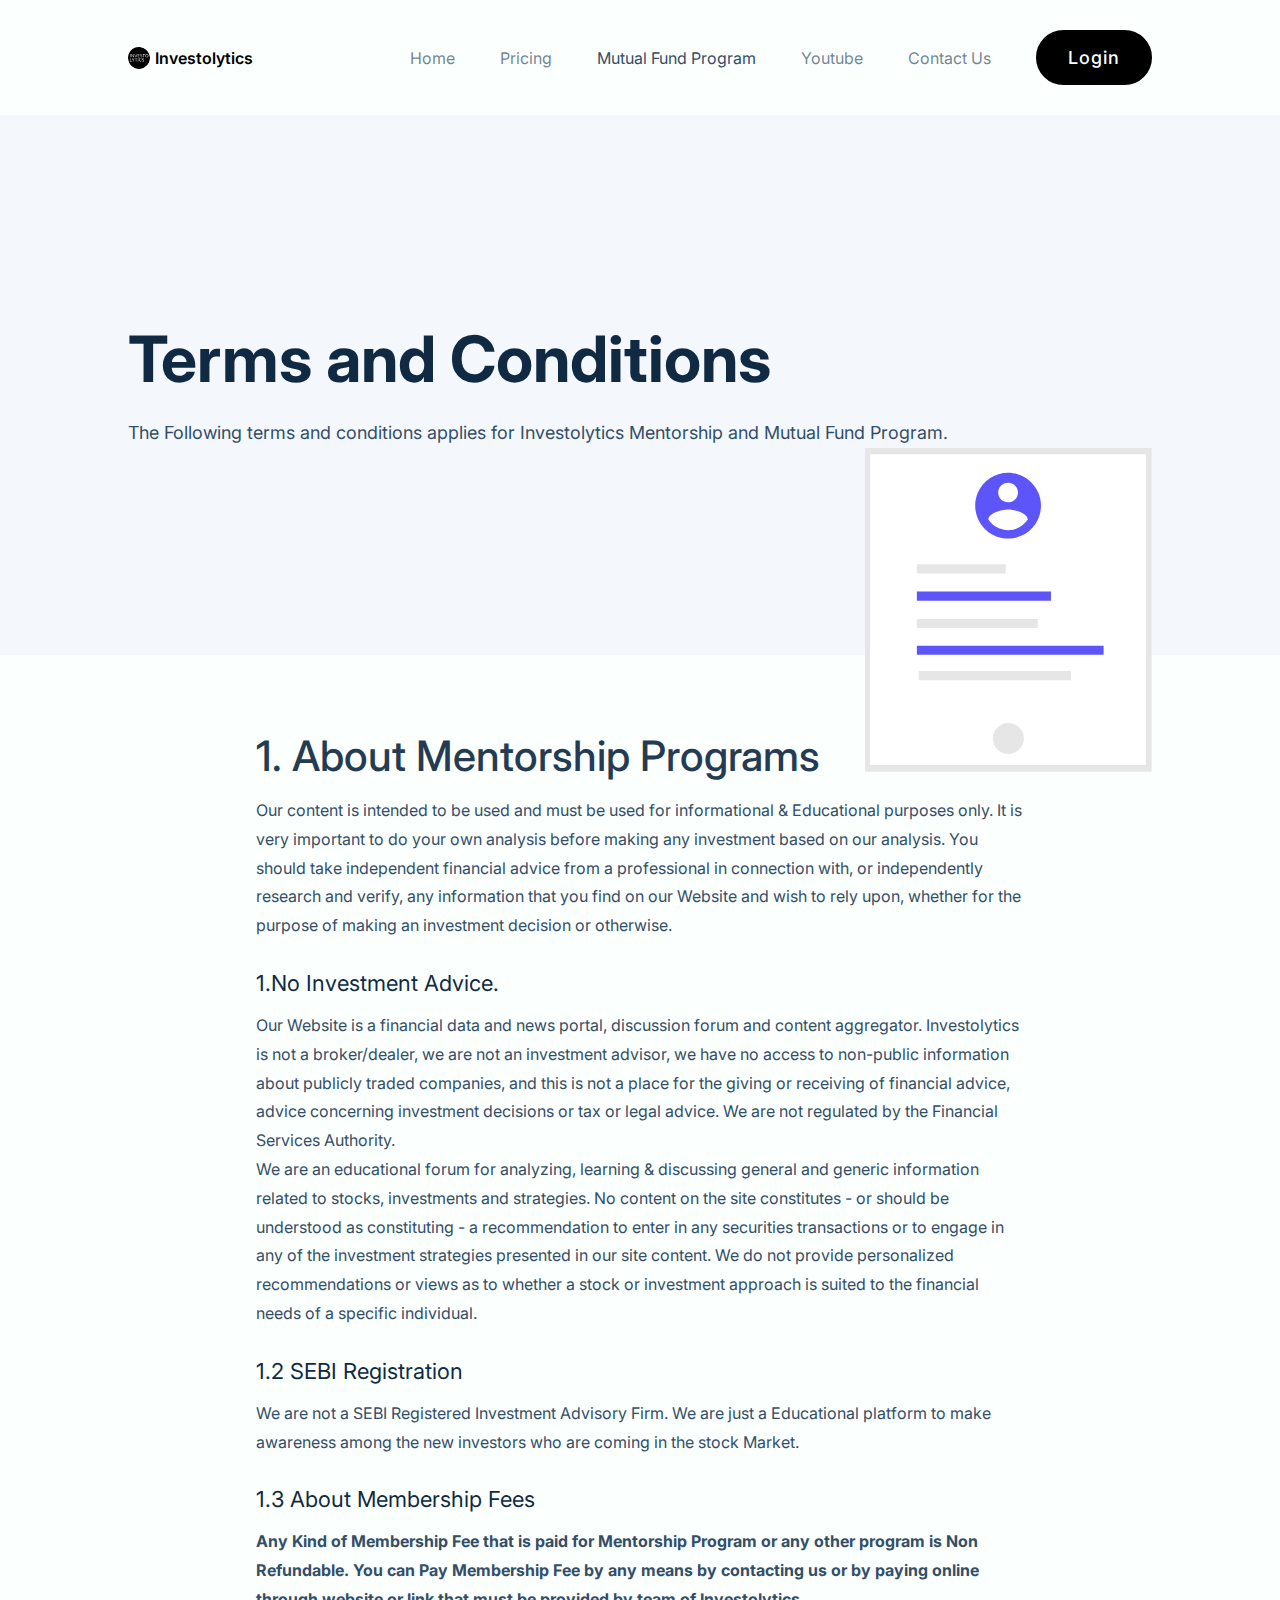
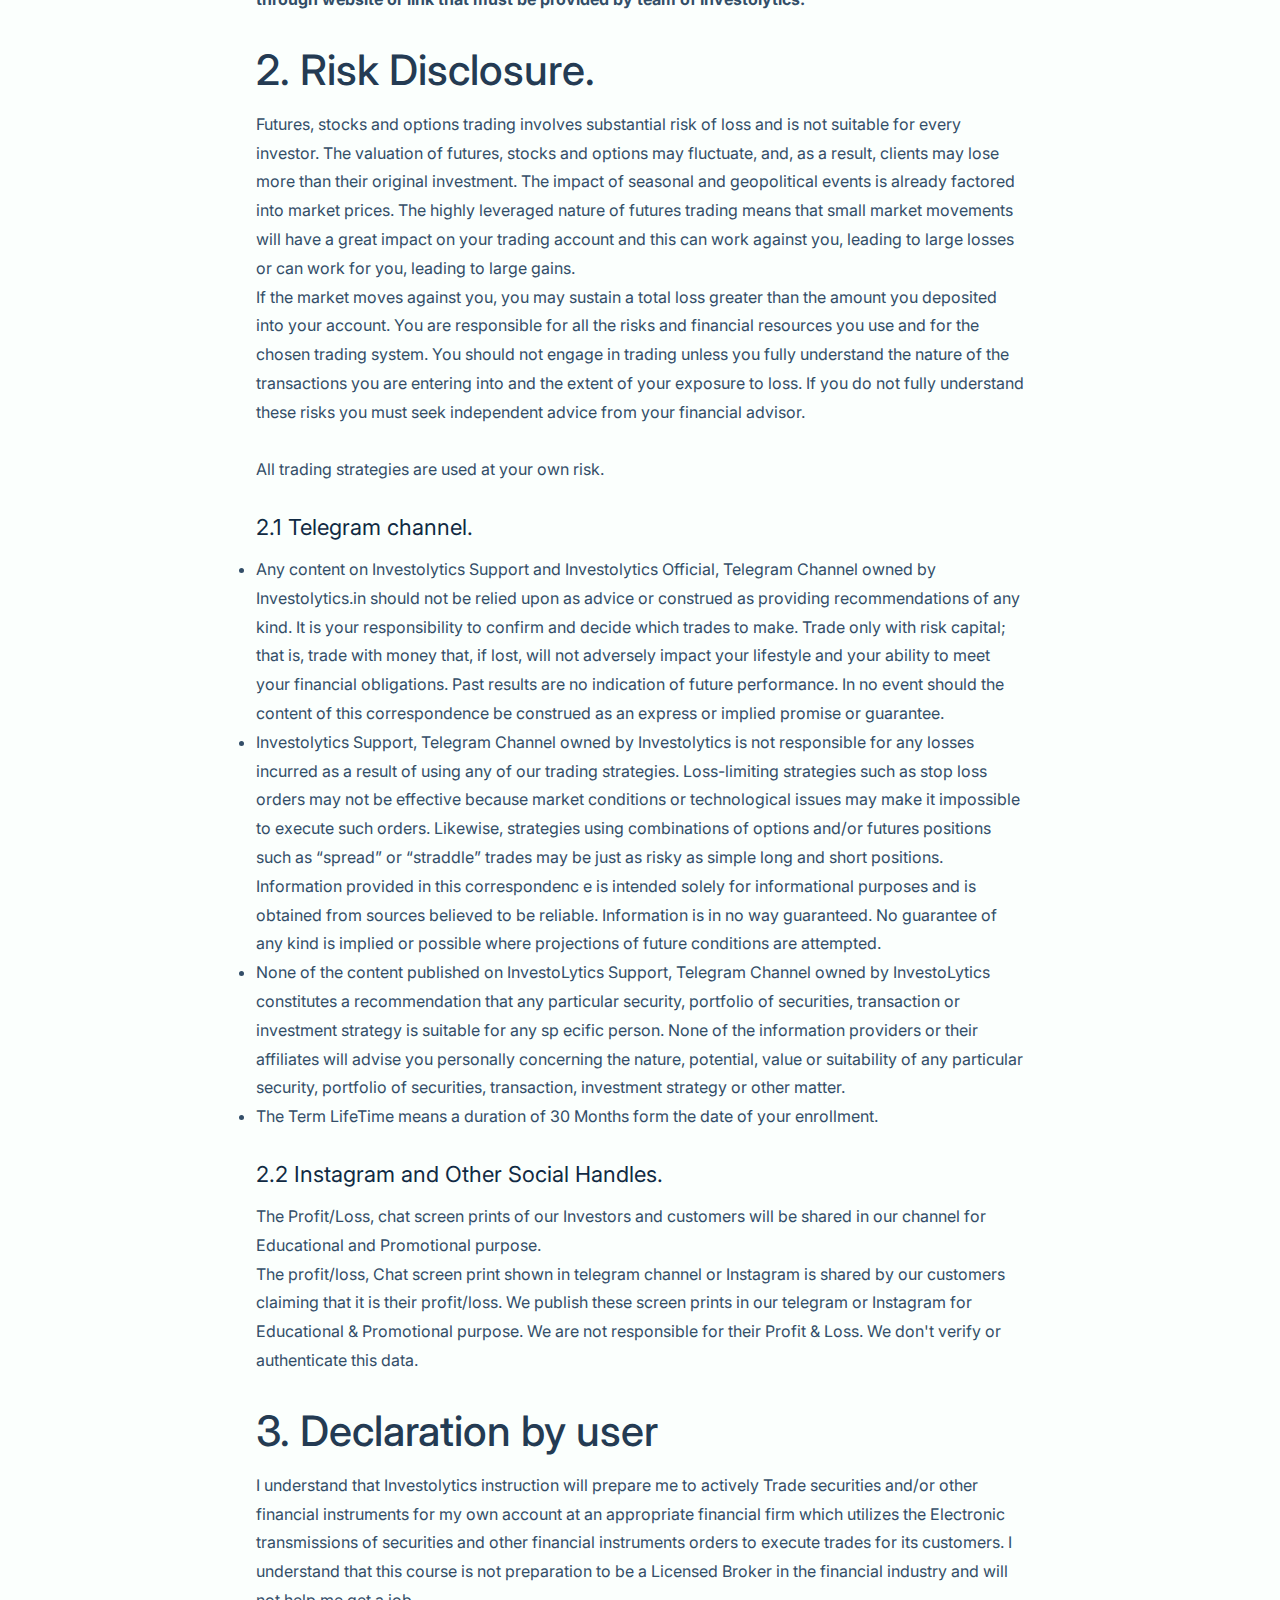
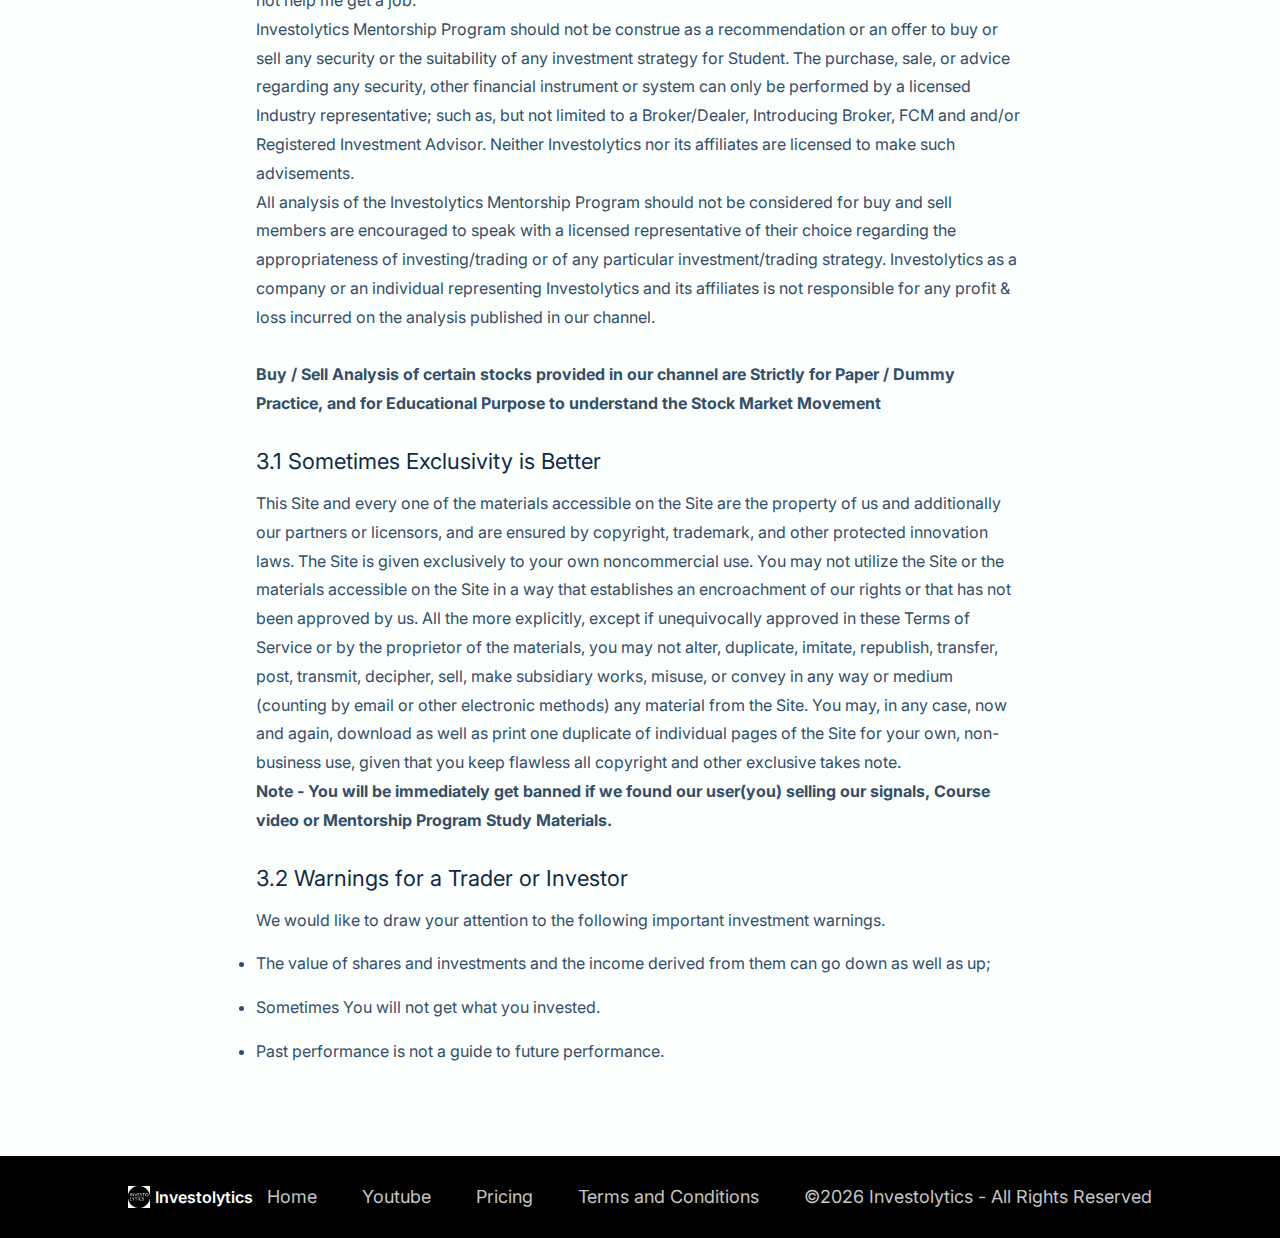
<file: terms.html>
<!DOCTYPE html>
<html lang="en">

<head>
    <!-- Required meta tags -->
    <meta charset="utf-8">
    <meta name="viewport" content="width=device-width, initial-scale=1">

    <!-- SEO Meta Tags -->
    <meta name="title" content="Investolytics Terms and Conditions">
    <meta name="description" content="Terms and Conditions for the Investolytics Stock Analysis and Mentoring Programs">
    <meta name="author" content="Your name">

    <!-- OG (Open Graph) meta tags to control how URLs are displayed when shared on social media. -->
    <meta property="og:site_name" content="www.investolytics.in/terms" /> <!-- website name -->
    <meta property="og:site" content="" /> <!-- website link -->
    <meta property="og:type" content="website" /> <!-- Type of object you’re sharing. (e.g., article, website, etc.) -->
    <meta property="og:title" content="" /> <!-- title shown in the actual shared post -->
    <meta property="og:description" content="" /> <!-- A brief description of the content. -->
    <meta property="og:image" content="" /> <!-- image link, make sure it's jpg -->
    <meta property="og:url" content="" /> <!-- where do you want your post to link to -->
    <meta name="twitter:card" content="summary_large_image">
    <!-- social meta tag that are exclusively used for Twitter -->

    <!-- Webpage Title -->
    <title>Investolytics - Terms and Conditions</title>
    <link rel="icon" type="image/x-icon" href="./img/favicon.ico">

    <!-- styles -->
    <link rel="stylesheet" href="./css/main.css">
</head>

<body>
    <!-- ======= Navigation ======= -->
    <main class="navbar">
        <nav>
            <a href="./index.html" class="logo">
                <img src="./img/logo.svg" alt="" class="logo-img">
                <span class="logo-text">Investolytics</span>
            </a>
            <ul>
                <li><a href="./index.html" class="nav-links">Home</a></li>
                <li><a href="./pricing.html" class="nav-links">Pricing</a></li>

                <li><a href="./mutual_fund_program.html" class="nav-links nav-links_active">Mutual Fund Program</a></li>
                <li><a target ="_blank" href="https://www.youtube.com/channel/UClWqPdaDWJe8C9PSMlinJmw" class="nav-links">Youtube</a></li>
                <li><a href="https://wa.me/message/GBXHTDI2AVD6O1" class="nav-links">Contact Us</a></li>
                <li><a href="https://wa.me/message/GBXHTDI2AVD6O1" class="btn btn-primary">Login</a></li>
            </ul>
            <!-- hamburger-menu-icon -->
            <div class="hamburger">
                <div class="hamburger-icon"></div>
                <div class="hamburger-icon"></div>
            </div>
        </nav> <!-- nav end -->
    </main> <!-- .navbar end -->

    <!-- ======= Privacy Policy ======= -->
    <main class="policy">
        <section class="policy-header">
            <div class="policy-header-container">
                <div class="policy-header_heading">
                    <h1 class="heading-primary">Terms and Conditions</h1>
                    <p class="text-paragraph-18">The Following terms and conditions applies for Investolytics Mentorship and Mutual 
                        Fund Program.
                    </p>
                </div>
                <img src="./img/policy.svg" class="policy-header_img" alt="privacy policy image">
            </div>
        </section> <!-- .policy-header end -->
        <section class="policy-container">
            <div class="policy-content">
                <h2 class="heading-secondary">1. About Mentorship Programs</h2>
                <p class="text-paragraph-16">Our content is intended to be used and must be used for informational & Educational purposes only.
                     It is very important to do your own analysis before making any investment based on our analysis. 
                     You should take independent financial advice from a professional in connection with, or independently research and verify,
                     any information that you find on our Website and wish to rely upon, whether for the purpose of making an investment decision or otherwise. </p>
            </div> <!-- .policy-content end -->
            <div class="policy-content">
                <h3 class="heading-tertiary">1.No Investment Advice.</h3>
                <p class="text-paragraph-16">Our Website is a financial data and news portal, discussion forum and content aggregator. 
                    Investolytics is not a broker/dealer, we are not an investment advisor, we have no access to non-public 
                    information about publicly traded companies, and this is not a place for the giving or receiving of financial advice, 
                    advice concerning investment decisions or tax or legal advice. We are not regulated by the Financial Services Authority.
                    <br>
                    We are an educational forum for analyzing, learning & discussing general and generic information related to stocks, investments and strategies. No content on the site constitutes - 
                    or should be understood as constituting - a recommendation to enter in any securities transactions or to engage in any of the investment strategies presented in our site content.
                     We do not provide personalized recommendations or views as to whether a stock or investment approach is suited to the financial needs of a specific individual.
                </p>
            </div> <!-- .policy-content end -->
            <div class="policy-content">
                <h3 class="heading-tertiary">1.2 SEBI Registration</h3>
                <p class="text-paragraph-16">We are not a SEBI Registered Investment Advisory Firm. We are just a Educational platform to make awareness among the new 
                    investors who are coming in the stock Market.
                </p>
            </div>
            <div class="policy-content">
                <h3 class="heading-tertiary">1.3 About Membership Fees</h3>
                <p class="text-paragraph-16"><b>Any Kind of Membership Fee that is paid for Mentorship Program or any other program is Non Refundable. You can Pay Membership Fee
                    by any means by contacting us or by paying online through website or link that must be provided by team of Investolytics.
                </b></p>
            </div> <!-- .policy-content end -->
            <div class="policy-content">
                <h2 class="heading-secondary">2. Risk Disclosure.</h2>
                <p class="text-paragraph-16">Futures, stocks and options trading involves substantial risk of loss and is not suitable for every investor.
                     The valuation of futures, stocks and options may fluctuate, and, as a result, clients may lose more than their original investment. 
                     The impact of seasonal and geopolitical events is already factored into market prices. 
                     The highly leveraged nature of futures trading means that small market movements will have a great impact on your 
                     trading account and this can work against you, leading to large losses or can work for you, leading to large gains.
                     <br>

                    If the market moves against you, you may sustain a total loss greater than the amount you deposited into your account.
                    You are responsible for all the risks and financial resources you use and for the chosen trading system.
                     You should not engage in trading unless you fully understand the nature of the transactions you are entering 
                     into and the extent of your exposure to loss. If you do not fully understand these risks you must seek independent
                      advice from your financial advisor.
                    <br>
                    <br>
                    All trading strategies are used at your own risk.</p>
            </div> <!-- .policy-content end -->
            <div class="policy-content">
                <h3 class="heading-tertiary">2.1 Telegram channel.</h3>
                <ul style="list-style-type: disc;">
                    <li class="text-paragraph-16">Any content on Investolytics Support and Investolytics Official, Telegram Channel owned by Investolytics.in should not be relied upon as advice or
                         construed as providing recommendations of any kind. It is your responsibility to confirm and decide which trades to make. 
                         Trade only with risk capital; that is, trade with money that, if lost, will not adversely impact your lifestyle and your ability 
                         to meet your financial obligations. Past results are no indication of future performance.
                         In no event should the content of this correspondence be construed as an express or implied promise or guarantee.</li>
                    <li class="text-paragraph-16">Investolytics Support, Telegram Channel owned by Investolytics is not responsible for any losses incurred as
                         a result of using any of our trading strategies. Loss-limiting strategies such as stop loss orders may not be
                          effective because market conditions or technological issues may make it impossible to execute such orders.
                           Likewise, strategies using combinations of options and/or futures positions such as “spread” or “straddle”
                            trades may be just as risky as simple long and short positions. Information provided in this correspondenc
                            e is intended solely for informational purposes and is obtained from sources believed to be reliable. 
                            Information is in no way guaranteed. No guarantee of any kind is implied or possible where projections of future conditions are attempted.

                    </li>
                    <li class="text-paragraph-16">None of the content published on InvestoLytics Support, Telegram Channel owned by InvestoLytics constitutes 
                        a recommendation that any particular security, portfolio of securities, transaction or investment strategy is suitable for any sp
                        ecific person. None of the information providers or their affiliates will advise you personally concerning the nature, potential, 
                        value or suitability of any particular security, portfolio of securities, transaction, investment strategy or other matter.</li>
                        <li class="text-paragraph-16">The Term LifeTime means a duration of 30 Months form the date of your enrollment. </li>
                </ul>
            </div> <!-- .policy-content end -->
            <div class="policy-content">
                <h3 class="heading-tertiary">2.2 Instagram and Other Social Handles.</h3>
                <p class="text-paragraph-16">The Profit/Loss, chat screen prints of our Investors and customers will be shared in
                     our channel for Educational and Promotional purpose.
                     <br>

                    The profit/loss, Chat screen print shown in telegram channel or Instagram is shared by our customers 
                    claiming that it is their profit/loss. We publish these screen prints in our telegram or Instagram 
                    for Educational & Promotional purpose. We are not responsible for their Profit & Loss. We don't verify or authenticate this data.</p>
            </div> <!-- .policy-content end -->
            <div class="policy-content">
                <h2 class="heading-secondary">3. Declaration by user</h2>
                <p class="text-paragraph-16">I understand that Investolytics instruction will prepare me to actively Trade securities and/or other financial instruments for my own account at an appropriate financial firm which utilizes the Electronic transmissions of securities and other financial instruments orders to execute trades for its customers.
                     I understand that this course is not preparation to be a Licensed Broker in the financial industry and will not help me get a job.
                     <br>

                    Investolytics Mentorship Program should not be construe as a recommendation or an offer to buy or sell any security or the suitability of any investment strategy for Student. The purchase, sale, or advice regarding any security, other financial instrument or system can only be performed by a licensed Industry representative; such as, but not limited to a Broker/Dealer, 
                    Introducing Broker, FCM and and/or Registered Investment Advisor. Neither Investolytics nor its affiliates are licensed to make such advisements.
                    <br>
                    
                    All analysis of the Investolytics Mentorship Program should not be considered for buy and sell members are encouraged to speak with a licensed representative of their choice regarding the appropriateness of investing/trading or of any particular investment/trading strategy.
                    
                    Investolytics as a company or an individual representing Investolytics and its affiliates is not responsible for any profit & loss incurred on the analysis published in our channel.
                    <br>
                    <br>
                    
                    <b>Buy / Sell Analysis of certain stocks provided in our channel are Strictly for Paper / Dummy Practice, and for Educational Purpose to understand the Stock Market Movement</b></p>
            </div> <!-- .policy-content end -->
            <div class="policy-content">
                <h3 class="heading-tertiary">3.1 Sometimes Exclusivity is Better</h3>
                <p class="text-paragraph-16">This Site and every one of the materials accessible on 
                    the Site are the property of us and additionally our partners or licensors, and are ensured by copyright, trademark, and other protected innovation laws. The Site is given exclusively to your own noncommercial use. You may not utilize the Site or the materials accessible on the Site in a way that establishes an encroachment of our rights or that has not been approved by us. All the more explicitly, except if unequivocally approved in these Terms of Service or by the proprietor of the materials, you may not alter, duplicate, imitate, republish, transfer, post, transmit, decipher, sell, make subsidiary works, misuse, or convey in any way or medium (counting by email or other electronic methods) any material from the Site. You may, in any case, now and again, download as well as print one duplicate of
                     individual pages of the Site for your own, non-business use, given that you keep flawless all copyright and other exclusive takes note.
                    <br>
                <b>Note - You will be immediately get banned if we found our user(you) selling our signals, Course video or Mentorship Program Study Materials.</b></p>
            </div> <!-- .policy-content end -->
            <div class="policy-content">
                <h3 class="heading-tertiary">3.2 Warnings for a Trader or Investor</h3>
                <p class="text-paragraph-16">We would like to draw your attention to the following important investment warnings.

                    <li class="text-paragraph-16">The value of shares and investments and the income derived from them can go down as well as up; </li>
                    
                    <li class="text-paragraph-16"> Sometimes You will not get what you invested.</li>
                    
                    <li class="text-paragraph-16"> Past performance is not a guide to future performance.</li></p>
            </div>
        </section> <!-- .policy-container end -->
    </main>

    <!-- ======= Footer ======= -->
    <footer class="footer">
        <div class="footer-container">
            <a href="" class="logo">
                <img src="./img/logo.svg" alt="" class="logo-img">
                <span class="logo-text">Investolytics</span>
            </a>
            <ul>
                <li><a href="./index.html" class="footer-links">Home</a></li>
                <li><a href="https://www.youtube.com/channel/UClWqPdaDWJe8C9PSMlinJmw" class="footer-links">Youtube</a></li>
                <li><a href="./pricing.html" class="footer-links">Pricing</a></li>
                <li><a href="./terms.html" class="footer-links">Terms and Conditions</a></li>
                <li class="footer-links">&copy;<span id="year"></span> Investolytics - All Rights Reserved</li>
                </li>
            </ul>
        </div> <!-- .footer-contaienr end -->
    </footer> <!-- .footer end -->

    <!-- ======= Back to top ======= -->
    <a href="#" class="back-to-top"><img src="/img/arrow-up.svg" alt="arrow-up"></a>

    <!-- scripts -->
    <script src="./js/app.js"></script>
</body>

</html>
</file>
<file: css/main.css>
@import url("https://fonts.googleapis.com/css2?family=Inter:wght@300;400;500;600;700;800;900&display=swap");
.ityped-cursor {
  font-weight: 300;
  color: #1a156f;
}

/* ======= back-to-top ======= */
.back-to-top {
  position: fixed;
  visibility: hidden;
  display: -webkit-box;
  display: -ms-flexbox;
  display: flex;
  -webkit-box-pack: center;
      -ms-flex-pack: center;
          justify-content: center;
  -ms-flex-line-pack: center;
      align-content: center;
  opacity: 0;
  right: 15px;
  bottom: 15px;
  z-index: 996;
  background: #0C008C;
  width: 40px;
  height: 40px;
  border-radius: 4px;
  -webkit-transition: all 0.4s;
  transition: all 0.4s;
}

.back-to-top img {
  width: 24px;
}

.back-to-top:hover {
  background: #09006b;
  color: #fff;
}

.back-to-top.active {
  visibility: visible;
  opacity: 1;
}

*,
*::after,
*::before {
  margin: 0;
  padding: 0;
  -webkit-box-sizing: inherit;
          box-sizing: inherit;
}

html {
  -webkit-box-sizing: border-box;
          box-sizing: border-box;
  font-size: 62.5%;
  scroll-behavior: smooth;
}

a {
  text-decoration: none;
}

ul {
  list-style-type: none;
}

body {
  width: 100vw;
  overflow-x: hidden;
  background-color: #FBFFFD;
}

.heading-primary {
  font-family: "Inter", sans-serif;
  color: #102A43;
  font-size: 6.4rem;
}

@media only screen and (max-width: 75em) {
  .heading-primary {
    font-size: 6.0rem;
  }
}

@media only screen and (max-width: 56.25em) {
  .heading-primary {
    font-size: 4.5rem;
  }
}

@media only screen and (max-width: 37.5em) {
  .heading-primary {
    font-size: 3.5rem;
  }
}

.heading-secondary {
  font-family: "Inter", sans-serif;
  color: #243B53;
  font-size: 4.2rem;
  font-weight: 500;
}

@media only screen and (max-width: 75em) {
  .heading-secondary {
    font-size: 4.0rem;
  }
}

@media only screen and (max-width: 56.25em) {
  .heading-secondary {
    font-size: 3.0rem;
  }
}

@media only screen and (max-width: 37.5em) {
  .heading-secondary {
    font-size: 2.6rem;
  }
}

.heading-tertiary {
  font-family: "Inter", sans-serif;
  color: #102A43;
  font-size: 2.2rem;
  font-weight: normal;
}

@media only screen and (max-width: 75em) {
  .heading-tertiary {
    font-size: 2.2rem;
  }
}

@media only screen and (max-width: 56.25em) {
  .heading-tertiary {
    font-size: 2.2rem;
  }
}

@media only screen and (max-width: 37.5em) {
  .heading-tertiary {
    font-size: 2.0rem;
  }
}

.text-paragraph-18 {
  font-family: "Inter", sans-serif;
  color: #334E68;
  line-height: 1.8;
  font-size: 1.8rem;
}

.text-paragraph-16 {
  font-family: "Inter", sans-serif;
  color: #334E68;
  line-height: 1.8;
  font-size: 1.6rem;
}

.text-paragraph-14 {
  font-family: "Inter", sans-serif;
  color: #334E68;
  line-height: 1.7;
  font-size: 1.4rem;
}

.heading_span_1 {
  font-weight: 400;
}

.heading_span_2 {
  font-weight: 300;
}

.heading_span_3 {
  font-weight: 300;
}

.btn {
  position: relative;
  display: inline-block;
  font-family: "Inter", sans-serif;
}

.btn:focus {
  outline: 0;
}

.btn:active {
  -webkit-box-shadow: none !important;
          box-shadow: none !important;
  outline: 0;
}

.btn-primary {
  background: #000000;
  color: #fff;
  font-weight: 500;
  letter-spacing: 1px;
  padding: 15px 30px;
  border-radius: 30px;
  border: 2px solid #000000;
  text-align: center;
  font-size: 18px;
}

.btn-primary:hover {
  border-color: #110f3f;
  background-color: #110f3f;
}

@media only screen and (max-width: 37.5em) {
  .btn-primary {
    padding: 8px 16px;
    font-size: 16px;
    letter-spacing: 0;
  }
}

.navbar {
  width: 100vw;
  height: 100%;
}

nav {
  width: 80%;
  min-height: 70px;
  padding: 30px 0;
  margin: 0 auto;
  display: -webkit-box;
  display: -ms-flexbox;
  display: flex;
  -webkit-box-pack: justify;
      -ms-flex-pack: justify;
          justify-content: space-between;
  -webkit-box-align: center;
      -ms-flex-align: center;
          align-items: center;
}

nav ul {
  display: -webkit-box;
  display: -ms-flexbox;
  display: flex;
  -webkit-box-pack: center;
      -ms-flex-pack: center;
          justify-content: center;
  -webkit-box-align: center;
      -ms-flex-align: center;
          align-items: center;
  gap: 45px;
}

nav .logo {
  display: -webkit-box;
  display: -ms-flexbox;
  display: flex;
  -webkit-box-pack: center;
      -ms-flex-pack: center;
          justify-content: center;
  -webkit-box-align: center;
      -ms-flex-align: center;
          align-items: center;
  gap: 5px;
}

nav .logo-img {
  height: 22px;
}

nav .logo-text {
  color: #000000;
  font-weight: 600;
  font-family: "Inter", sans-serif;
  font-size: 16px;
}

.nav-links {
  font-size: 1.6rem;
  color: rgba(51, 78, 104, 0.7);
  font-family: "Inter", sans-serif;
}

.nav-links:hover {
  color: #334E68;
}

.nav-links_active {
  color: #334E68;
}

.hamburger {
  display: none;
}

@media screen and (max-width: 900px) {
  nav {
    width: 90%;
  }
}

@media screen and (max-width: 740px) {
  nav {
    padding: 15px 0;
  }
  nav ul {
    position: absolute;
    padding: 30px 0;
    top: 0px;
    right: 0px;
    z-index: 5;
    font-size: 18px;
    -webkit-box-orient: vertical;
    -webkit-box-direction: normal;
        -ms-flex-direction: column;
            flex-direction: column;
    -ms-flex-pack: distribute;
        justify-content: space-around;
    width: 100%;
    height: 60vh;
    background-color: #fff;
    border-bottom: 4px solid #5D55FA;
    -webkit-transform: translateY(-100%);
            transform: translateY(-100%);
    -webkit-transition: all .35s ease-in;
    transition: all .35s ease-in;
  }
  nav.active ul {
    -webkit-transform: translateX(0);
            transform: translateX(0);
  }
  .hamburger {
    display: block;
    position: relative;
    width: 50px;
    height: 50px;
    display: -webkit-box;
    display: -ms-flexbox;
    display: flex;
    -webkit-box-pack: center;
        -ms-flex-pack: center;
            justify-content: center;
    -webkit-box-align: center;
        -ms-flex-align: center;
            align-items: center;
    justify-content: center;
    cursor: pointer;
    z-index: 10;
  }
  nav.active .hamburger {
    background-color: #eee;
    border-radius: 4px;
  }
  .hamburger-icon {
    position: absolute;
    top: 50%;
    width: 25px;
    height: 2px;
    background-color: #102A43;
    -webkit-transition: all .35s ease-in;
    transition: all .35s ease-in;
  }
  .hamburger-icon:nth-of-type(1) {
    top: calc(50% - 5px);
  }
  .hamburger-icon:nth-of-type(2) {
    top: calc(50% + 5px);
  }
  nav.active .hamburger-icon:nth-of-type(1) {
    -webkit-transform: translateY(5px) rotate(45deg);
            transform: translateY(5px) rotate(45deg);
  }
  nav.active .hamburger-icon:nth-of-type(2) {
    -webkit-transform: translateY(-5px) rotate(-45deg);
            transform: translateY(-5px) rotate(-45deg);
  }
}

.footer {
  width: 100%;
  background-color: #000000;
  padding: 30px 0;
}

.footer-container {
  width: 80%;
  margin: 0 auto;
  display: -webkit-box;
  display: -ms-flexbox;
  display: flex;
  -webkit-box-pack: justify;
      -ms-flex-pack: justify;
          justify-content: space-between;
  -webkit-box-align: center;
      -ms-flex-align: center;
          align-items: center;
}

@media only screen and (max-width: 75em) {
  .footer-container {
    width: 90%;
  }
}

@media only screen and (max-width: 75em) {
  .footer-container {
    width: 80%;
    -webkit-box-orient: vertical;
    -webkit-box-direction: normal;
        -ms-flex-direction: column;
            flex-direction: column;
  }
}

.footer ul {
  display: -webkit-box;
  display: -ms-flexbox;
  display: flex;
  -webkit-box-pack: center;
      -ms-flex-pack: center;
          justify-content: center;
  -webkit-box-align: center;
      -ms-flex-align: center;
          align-items: center;
  gap: 45px;
}

@media only screen and (max-width: 37.5em) {
  .footer ul {
    margin-top: 30px;
    text-align: center;
    -webkit-box-orient: vertical;
    -webkit-box-direction: normal;
        -ms-flex-direction: column;
            flex-direction: column;
    gap: 15px;
  }
}

.footer .logo {
  display: -webkit-box;
  display: -ms-flexbox;
  display: flex;
  -webkit-box-pack: center;
      -ms-flex-pack: center;
          justify-content: center;
  -webkit-box-align: center;
      -ms-flex-align: center;
          align-items: center;
  gap: 5px;
}

.footer .logo-img {
  height: 22px;
}

.footer .logo-text {
  color: #fff;
  font-weight: 600;
  font-family: "Inter", sans-serif;
  font-size: 16px;
}

.footer-links {
  font-size: 1.8rem;
  color: #c5c5c5;
  font-family: "Inter", sans-serif;
}

.footer-links a:hover {
  color: #fff;
}

.header {
  position: relative;
  margin-top: 30px;
  width: 100%;
}

.header-container {
  width: 80%;
  margin: 0 auto;
  display: -webkit-box;
  display: -ms-flexbox;
  display: flex;
  -webkit-box-pack: center;
      -ms-flex-pack: center;
          justify-content: center;
  -webkit-box-align: center;
      -ms-flex-align: center;
          align-items: center;
  gap: 45px;
}

@media only screen and (max-width: 75em) {
  .header-container {
    width: 90%;
  }
}

@media only screen and (max-width: 56.25em) {
  .header-container {
    width: 80%;
    -webkit-box-orient: vertical;
    -webkit-box-direction: normal;
        -ms-flex-direction: column;
            flex-direction: column;
  }
}

.header_content {
  width: 100%;
  -ms-flex-item-align: start;
      align-self: flex-start;
  display: -webkit-box;
  display: -ms-flexbox;
  display: flex;
  -webkit-box-pack: center;
      -ms-flex-pack: center;
          justify-content: center;
  -webkit-box-align: start;
      -ms-flex-align: start;
          align-items: flex-start;
  -webkit-box-orient: vertical;
  -webkit-box-direction: normal;
      -ms-flex-direction: column;
          flex-direction: column;
  gap: 40px;
}

.header_img {
  width: 100%;
}

@media only screen and (max-width: 56.25em) {
  .header_img {
    display: none;
  }
}

.header_img img {
  width: 100%;
}

.stats {
  position: relative;
  width: 100%;
}

.stats-container {
  width: 80%;
  margin: 0 auto;
  padding: 75px 0;
  display: -ms-grid;
  display: grid;
  -ms-grid-columns: (1fr)[4];
      grid-template-columns: repeat(4, 1fr);
  -webkit-box-pack: center;
      -ms-flex-pack: center;
          justify-content: center;
  -webkit-box-align: center;
      -ms-flex-align: center;
          align-items: center;
  gap: 30px;
}

@media only screen and (max-width: 75em) {
  .stats-container {
    width: 90%;
  }
}

@media only screen and (max-width: 75em) {
  .stats-container {
    -ms-grid-columns: (1fr)[2];
        grid-template-columns: repeat(2, 1fr);
    width: 80%;
  }
}

@media only screen and (max-width: 37.5em) {
  .stats-container {
    -ms-grid-columns: (1fr)[1];
        grid-template-columns: repeat(1, 1fr);
  }
}

.stats_card {
  justify-self: center;
  position: relative;
  width: 250px;
  height: 150px;
  background-color: #fff;
  border-radius: 4px;
  -webkit-box-shadow: 0px 8px 24px rgba(160, 160, 160, 0.15);
          box-shadow: 0px 8px 24px rgba(160, 160, 160, 0.15);
  overflow: hidden;
  display: -webkit-box;
  display: -ms-flexbox;
  display: flex;
  -webkit-box-pack: center;
      -ms-flex-pack: center;
          justify-content: center;
  -webkit-box-align: center;
      -ms-flex-align: center;
          align-items: center;
  -webkit-box-orient: vertical;
  -webkit-box-direction: normal;
      -ms-flex-direction: column;
          flex-direction: column;
  text-align: center;
  gap: 5px;
}

.stats_card::before {
  position: absolute;
  content: '';
  width: 100px;
  height: 100px;
  background: url("../img/square-box.svg") no-repeat center center/cover;
}

.stats_card_1::before, .stats_card_3::before {
  top: 0;
  right: 25px;
  -webkit-transform: translate(35%, -50%) rotate(-62.72deg);
          transform: translate(35%, -50%) rotate(-62.72deg);
}

.stats_card_2::before, .stats_card_4::before {
  top: 150px;
  right: 25px;
  -webkit-transform: translate(35%, -50%) rotate(-62.72deg);
          transform: translate(35%, -50%) rotate(-62.72deg);
}

.showcase {
  width: 100%;
  padding: 90px 0;
}

@media only screen and (max-width: 56.25em) {
  .showcase {
    padding: 45px 0;
  }
}

.showcase-container {
  width: 80%;
  margin: 0 auto;
  display: -webkit-box;
  display: -ms-flexbox;
  display: flex;
  -webkit-box-pack: center;
      -ms-flex-pack: center;
          justify-content: center;
  -webkit-box-align: start;
      -ms-flex-align: start;
          align-items: flex-start;
  gap: 60px;
}

@media only screen and (max-width: 75em) {
  .showcase-container {
    width: 90%;
  }
}

@media only screen and (max-width: 56.25em) {
  .showcase-container {
    width: 80%;
    -webkit-box-orient: vertical;
    -webkit-box-direction: normal;
        -ms-flex-direction: column;
            flex-direction: column;
  }
}

.showcase_content {
  width: 100%;
  display: -webkit-box;
  display: -ms-flexbox;
  display: flex;
  -webkit-box-orient: vertical;
  -webkit-box-direction: normal;
      -ms-flex-direction: column;
          flex-direction: column;
  gap: 30px;
  text-align: left;
}

.showcase_content h2 {
  width: 80%;
}

@media only screen and (max-width: 56.25em) {
  .showcase_content h2 {
    width: 100%;
  }
}

.showcase_content p {
  width: 80%;
}

@media only screen and (max-width: 56.25em) {
  .showcase_content p {
    width: 100%;
  }
}

.showcase_1 .showcase_content {
  -webkit-box-ordinal-group: 2;
      -ms-flex-order: 1;
          order: 1;
}

.showcase_1 .showcase_img {
  -webkit-box-ordinal-group: 3;
      -ms-flex-order: 2;
          order: 2;
  max-width: 400px;
  width: 100%;
}

.showcase_2 .showcase_content {
  -webkit-box-pack: end;
      -ms-flex-pack: end;
          justify-content: flex-end;
  -webkit-box-ordinal-group: 3;
      -ms-flex-order: 2;
          order: 2;
}

@media only screen and (max-width: 56.25em) {
  .showcase_2 .showcase_content {
    -webkit-box-ordinal-group: 2;
        -ms-flex-order: 1;
            order: 1;
  }
}

.showcase_2 .showcase_img {
  -webkit-box-ordinal-group: 2;
      -ms-flex-order: 1;
          order: 1;
  max-width: 300px;
  width: 100%;
}

@media only screen and (max-width: 56.25em) {
  .showcase_2 .showcase_img {
    -webkit-box-ordinal-group: 3;
        -ms-flex-order: 2;
            order: 2;
  }
}

.showcase_2 h2 {
  margin-left: auto;
}

@media only screen and (max-width: 56.25em) {
  .showcase_2 h2 {
    margin-left: 0;
  }
}

.showcase_2 p {
  margin-left: auto;
}

@media only screen and (max-width: 56.25em) {
  .showcase_2 p {
    margin-left: 0;
  }
}

.showcase_3 .showcase_content {
  -webkit-box-ordinal-group: 2;
      -ms-flex-order: 1;
          order: 1;
}

.showcase_3 .showcase_img {
  -webkit-box-ordinal-group: 3;
      -ms-flex-order: 2;
          order: 2;
  max-width: 370px;
  width: 100%;
}

.showcase_3 h2 {
  width: 100%;
}

.cards {
  width: 100%;
  padding: 60px 0;
}

.cards-container {
  width: 80%;
  margin: 0 auto;
  display: -webkit-box;
  display: -ms-flexbox;
  display: flex;
  -webkit-box-pack: center;
      -ms-flex-pack: center;
          justify-content: center;
  -webkit-box-align: center;
      -ms-flex-align: center;
          align-items: center;
  gap: 45px;
  -ms-flex-wrap: wrap;
      flex-wrap: wrap;
}

.cards .card {
  position: relative;
  width: 300px;
  padding-left: 40px;
  height: 400px;
  display: -webkit-box;
  display: -ms-flexbox;
  display: flex;
  -webkit-box-pack: center;
      -ms-flex-pack: center;
          justify-content: center;
  -webkit-box-align: start;
      -ms-flex-align: start;
          align-items: flex-start;
  gap: 30px;
  -webkit-box-orient: vertical;
  -webkit-box-direction: normal;
      -ms-flex-direction: column;
          flex-direction: column;
  background-color: #fff;
  border-radius: 4px;
  -webkit-box-shadow: 0px 16px 48px rgba(160, 160, 160, 0.15);
          box-shadow: 0px 16px 48px rgba(160, 160, 160, 0.15);
  overflow: hidden;
  -webkit-transition: all 0.15s ease-in;
  transition: all 0.15s ease-in;
}

.cards .card::before {
  position: absolute;
  content: '';
  width: 100px;
  height: 100px;
  -webkit-transform: translateX(30%) rotate(102.2deg);
          transform: translateX(30%) rotate(102.2deg);
  background: url("../img/square-light.svg") no-repeat center center/cover;
}

.cards .card_1::before {
  bottom: 20px;
  right: 0;
}

.cards .card_2::before {
  top: 20px;
  right: 0;
  -webkit-transform: translateX(30%) rotate(-70deg);
          transform: translateX(30%) rotate(-70deg);
}

.cards .card_3::before {
  bottom: 200px;
  right: 0;
  -webkit-transform: translate(30%, 50%) rotate(-64.02deg);
          transform: translate(30%, 50%) rotate(-64.02deg);
}

.cards .card:hover {
  -webkit-transform: translateY(-4px);
          transform: translateY(-4px);
  -webkit-box-shadow: 0px 16px 48px rgba(160, 160, 160, 0.15), 0px 16px 48px rgba(160, 160, 160, 0.15);
          box-shadow: 0px 16px 48px rgba(160, 160, 160, 0.15), 0px 16px 48px rgba(160, 160, 160, 0.15);
}

.cards .card_heading {
  font-size: 2.2rem;
  color: #486581;
  font-weight: 500;
}

.cards .card_text {
  color: #829AB1;
  font-weight: normal;
}

.cards .card_text_link {
  font-size: 1.6rem;
  color: #000000;
  font-weight: 600;
  font-family: "Inter", sans-serif;
  -webkit-transition: all 0.2s ease-in;
  transition: all 0.2s ease-in;
}

.cards .card_text_link:hover {
  -webkit-transform: translateY(-2px);
          transform: translateY(-2px);
  text-decoration: underline;
}

.cta {
  width: 100%;
  padding: 60px 0;
  display: -webkit-box;
  display: -ms-flexbox;
  display: flex;
  -webkit-box-pack: center;
      -ms-flex-pack: center;
          justify-content: center;
  -webkit-box-align: center;
      -ms-flex-align: center;
          align-items: center;
  gap: 15px;
  -webkit-box-orient: vertical;
  -webkit-box-direction: normal;
      -ms-flex-direction: column;
          flex-direction: column;
  text-align: center;
}

@media only screen and (max-width: 56.25em) {
  .cta {
    width: 80%;
    margin: 0 auto;
  }
}

.cta_brand {
  margin-top: 35px;
  display: -webkit-box;
  display: -ms-flexbox;
  display: flex;
  -webkit-box-pack: center;
      -ms-flex-pack: center;
          justify-content: center;
  -webkit-box-align: center;
      -ms-flex-align: center;
          align-items: center;
  gap: 60px;
  -ms-flex-wrap: wrap;
      flex-wrap: wrap;
}

.cta_brand_img {
  -webkit-transform: scale(0.75);
          transform: scale(0.75);
}

@media only screen and (max-width: 37.5em) {
  .cta_mb_br {
    display: none;
  }
}

.pricing {
  padding: 30px 0;
  width: 100%;
  min-height: 80vh;
  background-color: #F4F7FC;
}

.pricing_heading {
  padding: 30px 20px;
  text-align: center;
}

@media only screen and (max-width: 56.25em) {
  .pricing_heading br {
    display: none;
  }
}

.pricing-container {
  width: 80%;
  margin: 30px auto;
  display: -webkit-box;
  display: -ms-flexbox;
  display: flex;
  -webkit-box-pack: center;
      -ms-flex-pack: center;
          justify-content: center;
  -webkit-box-align: center;
      -ms-flex-align: center;
          align-items: center;
  gap: 30px;
  -ms-flex-wrap: wrap;
      flex-wrap: wrap;
}

@media only screen and (max-width: 75em) {
  .pricing-container {
    width: 90%;
  }
}

.pricing_card {
  position: relative;
  background-color: #fff;
  border-radius: 8px;
  padding: 45px;
  width: 320px;
  display: -webkit-box;
  display: -ms-flexbox;
  display: flex;
  -webkit-box-pack: center;
      -ms-flex-pack: center;
          justify-content: center;
  -webkit-box-align: start;
      -ms-flex-align: start;
          align-items: flex-start;
  -webkit-box-orient: vertical;
  -webkit-box-direction: normal;
      -ms-flex-direction: column;
          flex-direction: column;
  gap: 15px;
  -webkit-box-shadow: 0px 16px 48px rgba(160, 160, 160, 0.15);
          box-shadow: 0px 16px 48px rgba(160, 160, 160, 0.15);
  -webkit-transition: all 0.15s ease-in;
  transition: all 0.15s ease-in;
  overflow: hidden;
}

@media only screen and (max-width: 37.5em) {
  .pricing_card {
    padding: 30px;
  }
}

.pricing_card:hover {
  -webkit-transform: translateY(-4px);
          transform: translateY(-4px);
  -webkit-box-shadow: 0px 16px 48px rgba(160, 160, 160, 0.15), 0px 16px 48px rgba(160, 160, 160, 0.15);
          box-shadow: 0px 16px 48px rgba(160, 160, 160, 0.15), 0px 16px 48px rgba(160, 160, 160, 0.15);
}

.pricing_card::before {
  position: absolute;
  content: '';
  width: 100px;
  height: 100px;
  -webkit-transform: translateX(30%) rotate(102.2deg);
          transform: translateX(30%) rotate(102.2deg);
  background: url("../img/square-light.svg") no-repeat center center/cover;
}

.pricing_card_1::before {
  top: 20px;
  right: 0;
  -webkit-transform: translateX(30%) rotate(-70deg);
          transform: translateX(30%) rotate(-70deg);
}

.pricing_card_2::before {
  bottom: 20px;
  right: 0;
}

.pricing_card_3::before {
  bottom: 275px;
  right: 0;
  -webkit-transform: translate(30%, 50%) rotate(-64.02deg);
          transform: translate(30%, 50%) rotate(-64.02deg);
}

.pricing_card_info {
  margin: 30px 0;
  display: -webkit-box;
  display: -ms-flexbox;
  display: flex;
  -webkit-box-pack: center;
      -ms-flex-pack: center;
          justify-content: center;
  -webkit-box-align: center;
      -ms-flex-align: center;
          align-items: center;
  gap: 15px;
}

.pricing_card_info h3 {
  font-weight: bold;
  font-size: 2rem;
}

.pricing_card_info p {
  color: #243B53;
  font-weight: 500;
}

.pricing_card ul {
  display: -webkit-box;
  display: -ms-flexbox;
  display: flex;
  -webkit-box-pack: center;
      -ms-flex-pack: center;
          justify-content: center;
  -webkit-box-align: start;
      -ms-flex-align: start;
          align-items: flex-start;
  gap: 10px;
  -webkit-box-orient: vertical;
  -webkit-box-direction: normal;
      -ms-flex-direction: column;
          flex-direction: column;
}

.pricing_card ul li {
  display: -webkit-box;
  display: -ms-flexbox;
  display: flex;
  -webkit-box-pack: center;
      -ms-flex-pack: center;
          justify-content: center;
  -webkit-box-align: center;
      -ms-flex-align: center;
          align-items: center;
  gap: 15px;
}

.pricing_card ul li img {
  -webkit-transform: scale(0.8);
          transform: scale(0.8);
}

.pricing_card .underline {
  margin: 15px 0px;
  margin-top: 30px;
  width: 100%;
  background: -webkit-gradient(linear, right top, left top, from(rgba(238, 238, 238, 0.38)), color-stop(37.4%, #EEEEEE), to(rgba(238, 238, 238, 0.38)));
  background: linear-gradient(270deg, rgba(238, 238, 238, 0.38) 0%, #EEEEEE 37.4%, rgba(238, 238, 238, 0.38) 100%);
  opacity: 0.5;
  height: 1px;
}

.pricing_card .price-text {
  margin: 15px auto;
  font-weight: bold;
  text-align: center;
  -ms-flex-line-pack: center;
      align-content: center;
  -ms-grid-column-align: center;
      justify-self: center;
  justify-items: center;
}

.pricing_card .btn-pricing {
  margin: 0 auto;
  padding: 10px 20px;
}

.blog {
  position: relative;
}

.blog-header {
  position: relative;
  width: 100%;
  min-height: 50vh;
  padding: 45px 0;
  text-align: center;
  display: -webkit-box;
  display: -ms-flexbox;
  display: flex;
  -webkit-box-pack: center;
      -ms-flex-pack: center;
          justify-content: center;
  -webkit-box-align: center;
      -ms-flex-align: center;
          align-items: center;
}

.blog-header::before {
  position: absolute;
  content: '';
  top: 0;
  left: 0;
  bottom: 0;
  right: 0;
  z-index: -1;
  background-color: #f4f7fc;
  background-image: url("data:image/svg+xml,%3Csvg xmlns='http://www.w3.org/2000/svg' width='4' height='4' viewBox='0 0 4 4'%3E%3Cpath fill='%235d55fa' fill-opacity='0.31' d='M1 3h1v1H1V3zm2-2h1v1H3V1z'%3E%3C/path%3E%3C/svg%3E");
}

.blog-heading {
  width: 50%;
  display: -ms-grid;
  display: grid;
  gap: 15px;
}

@media only screen and (max-width: 75em) {
  .blog-heading {
    width: 80%;
  }
}

.blog_cards {
  width: 90%;
  padding: 45px 0;
  margin: 0 auto;
  display: -webkit-box;
  display: -ms-flexbox;
  display: flex;
  -webkit-box-pack: center;
      -ms-flex-pack: center;
          justify-content: center;
  -webkit-box-align: center;
      -ms-flex-align: center;
          align-items: center;
  gap: 45px;
  -ms-flex-wrap: wrap;
      flex-wrap: wrap;
}

.blog_card {
  position: relative;
  padding-bottom: 20px;
  max-width: 350px;
  width: 100%;
  display: -webkit-box;
  display: -ms-flexbox;
  display: flex;
  -webkit-box-pack: center;
      -ms-flex-pack: center;
          justify-content: center;
  -webkit-box-align: start;
      -ms-flex-align: start;
          align-items: flex-start;
  gap: 30px;
  -webkit-box-orient: vertical;
  -webkit-box-direction: normal;
      -ms-flex-direction: column;
          flex-direction: column;
  background-color: #fff;
  border-radius: 8px;
  -webkit-box-shadow: 0px 16px 48px rgba(160, 160, 160, 0.15);
          box-shadow: 0px 16px 48px rgba(160, 160, 160, 0.15);
  overflow: hidden;
  -webkit-transition: all 0.15s ease-in;
  transition: all 0.15s ease-in;
}

.blog_card:hover {
  -webkit-transform: translateY(-4px);
          transform: translateY(-4px);
  -webkit-box-shadow: 0px 16px 48px rgba(160, 160, 160, 0.15), 0px 16px 48px rgba(160, 160, 160, 0.15);
          box-shadow: 0px 16px 48px rgba(160, 160, 160, 0.15), 0px 16px 48px rgba(160, 160, 160, 0.15);
}

.blog_card:hover .blog_card_img {
  -webkit-filter: brightness(1);
          filter: brightness(1);
}

.blog_card_img {
  width: 100%;
  -webkit-filter: brightness(0.9);
          filter: brightness(0.9);
  -webkit-transition: all 0.15s ease-in;
  transition: all 0.15s ease-in;
}

.blog_card_content {
  padding: 30px;
  display: -webkit-box;
  display: -ms-flexbox;
  display: flex;
  -webkit-box-pack: center;
      -ms-flex-pack: center;
          justify-content: center;
  -webkit-box-align: start;
      -ms-flex-align: start;
          align-items: flex-start;
  -webkit-box-orient: vertical;
  -webkit-box-direction: normal;
      -ms-flex-direction: column;
          flex-direction: column;
  gap: 15px;
}

.blog_card_heading {
  font-size: 2.2rem;
  color: #486581;
  font-weight: 500;
}

.blog_card_text {
  color: #829AB1;
  font-weight: normal;
}

.blog_card_text_link {
  font-size: 1.6rem;
  color: #8882FB;
  font-weight: 600;
  font-family: "Inter", sans-serif;
  -webkit-transition: all 0.2s ease-in;
  transition: all 0.2s ease-in;
}

.blog_card_text_link:hover {
  -webkit-transform: translateY(-2px);
          transform: translateY(-2px);
  text-decoration: underline;
}

.policy {
  width: 100%;
}

.policy-header {
  width: 100%;
  padding: 45px 0;
  background-color: #F4F7FC;
  height: 60vh;
}

.policy-header-container {
  height: 100%;
  width: 80%;
  margin: 0 auto;
  position: relative;
}

.policy-header_heading {
  display: -webkit-box;
  display: -ms-flexbox;
  display: flex;
  height: 100%;
  -webkit-box-pack: center;
      -ms-flex-pack: center;
          justify-content: center;
  -webkit-box-align: start;
      -ms-flex-align: start;
          align-items: flex-start;
  gap: 20px;
  -webkit-box-orient: vertical;
  -webkit-box-direction: normal;
      -ms-flex-direction: column;
          flex-direction: column;
}

.policy-header_img {
  position: absolute;
  right: 0;
  bottom: 0;
  -webkit-transform: translate(0%, 50%);
          transform: translate(0%, 50%);
}

@media only screen and (max-width: 75em) {
  .policy-header_img {
    display: none;
  }
}

.policy-container {
  width: 60%;
  margin: 0 auto;
  padding: 45px 0;
}

@media only screen and (max-width: 75em) {
  .policy-container {
    width: 80%;
  }
}

.policy-content {
  margin: 30px 0;
  display: -webkit-box;
  display: -ms-flexbox;
  display: flex;
  -webkit-box-pack: center;
      -ms-flex-pack: center;
          justify-content: center;
  -webkit-box-align: start;
      -ms-flex-align: start;
          align-items: flex-start;
  gap: 15px;
  -webkit-box-orient: vertical;
  -webkit-box-direction: normal;
      -ms-flex-direction: column;
          flex-direction: column;
}
/*# sourceMappingURL=main.css.map */
</file>
